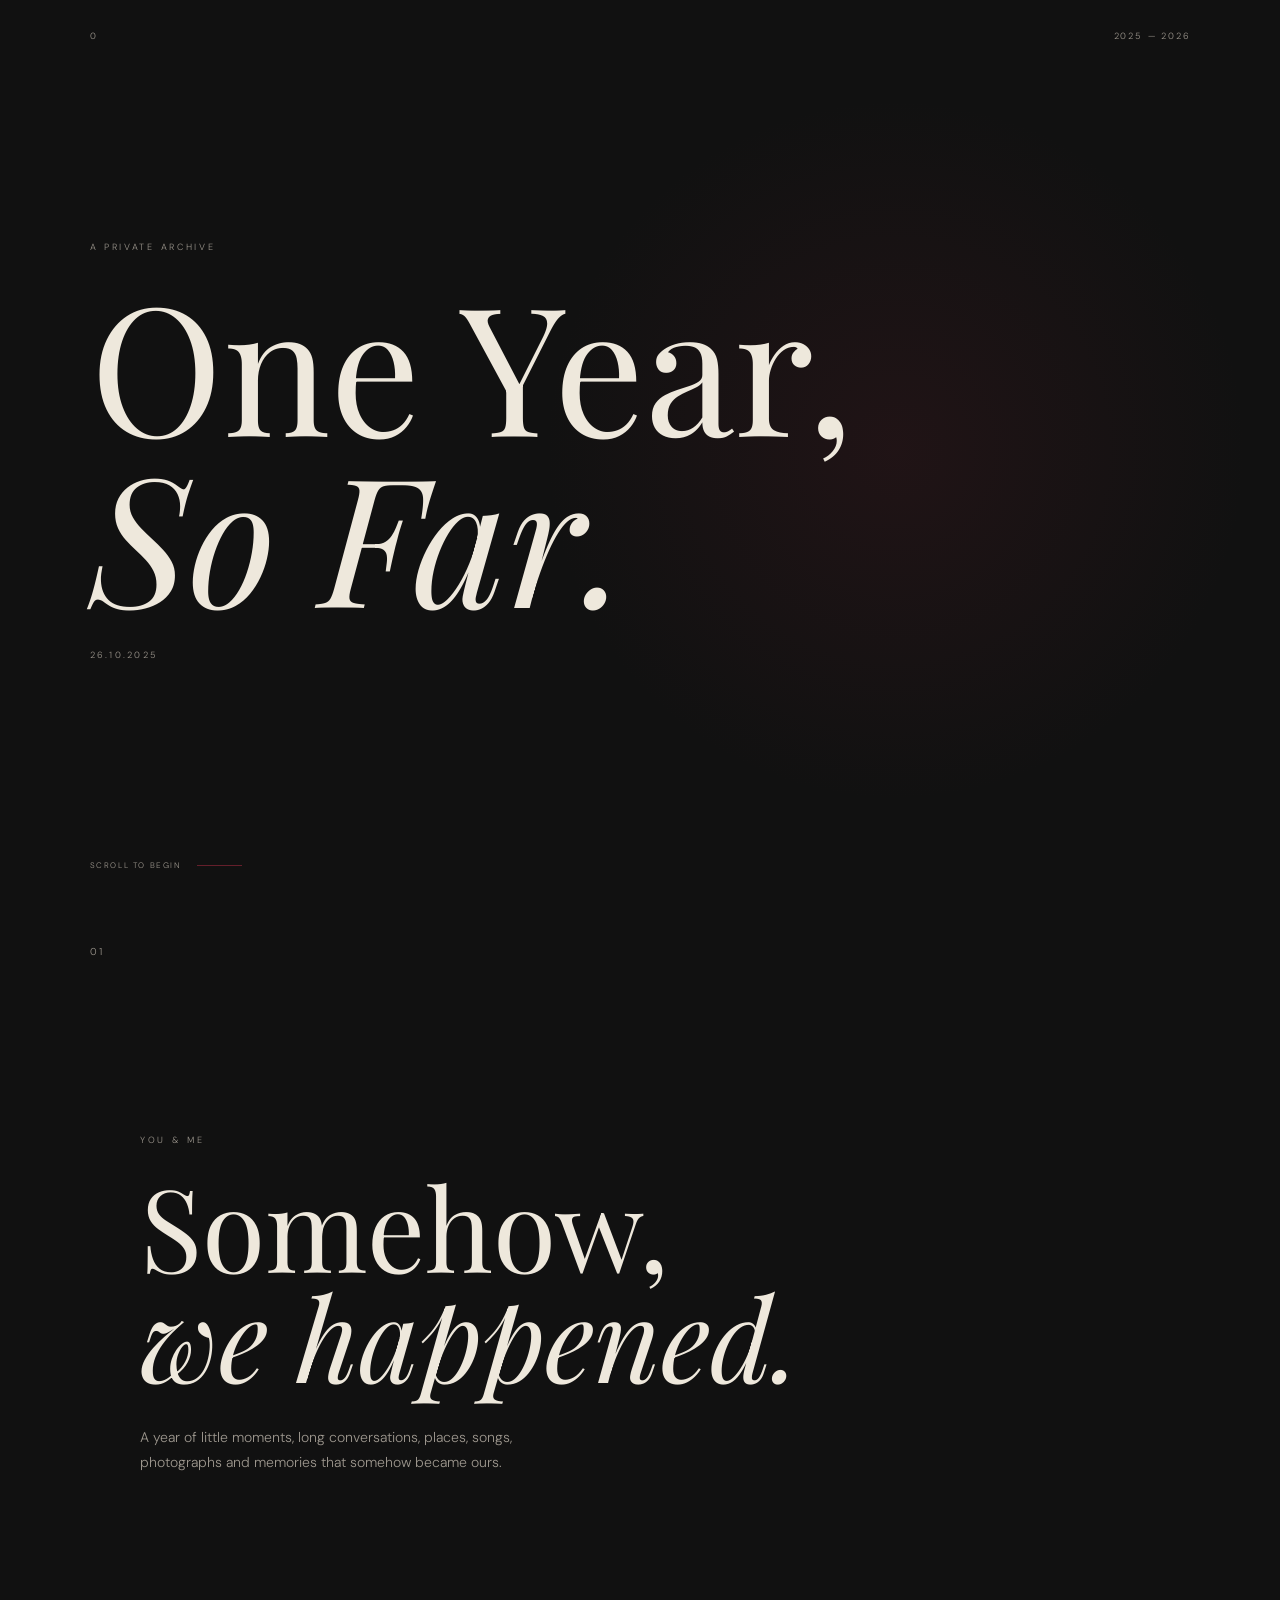
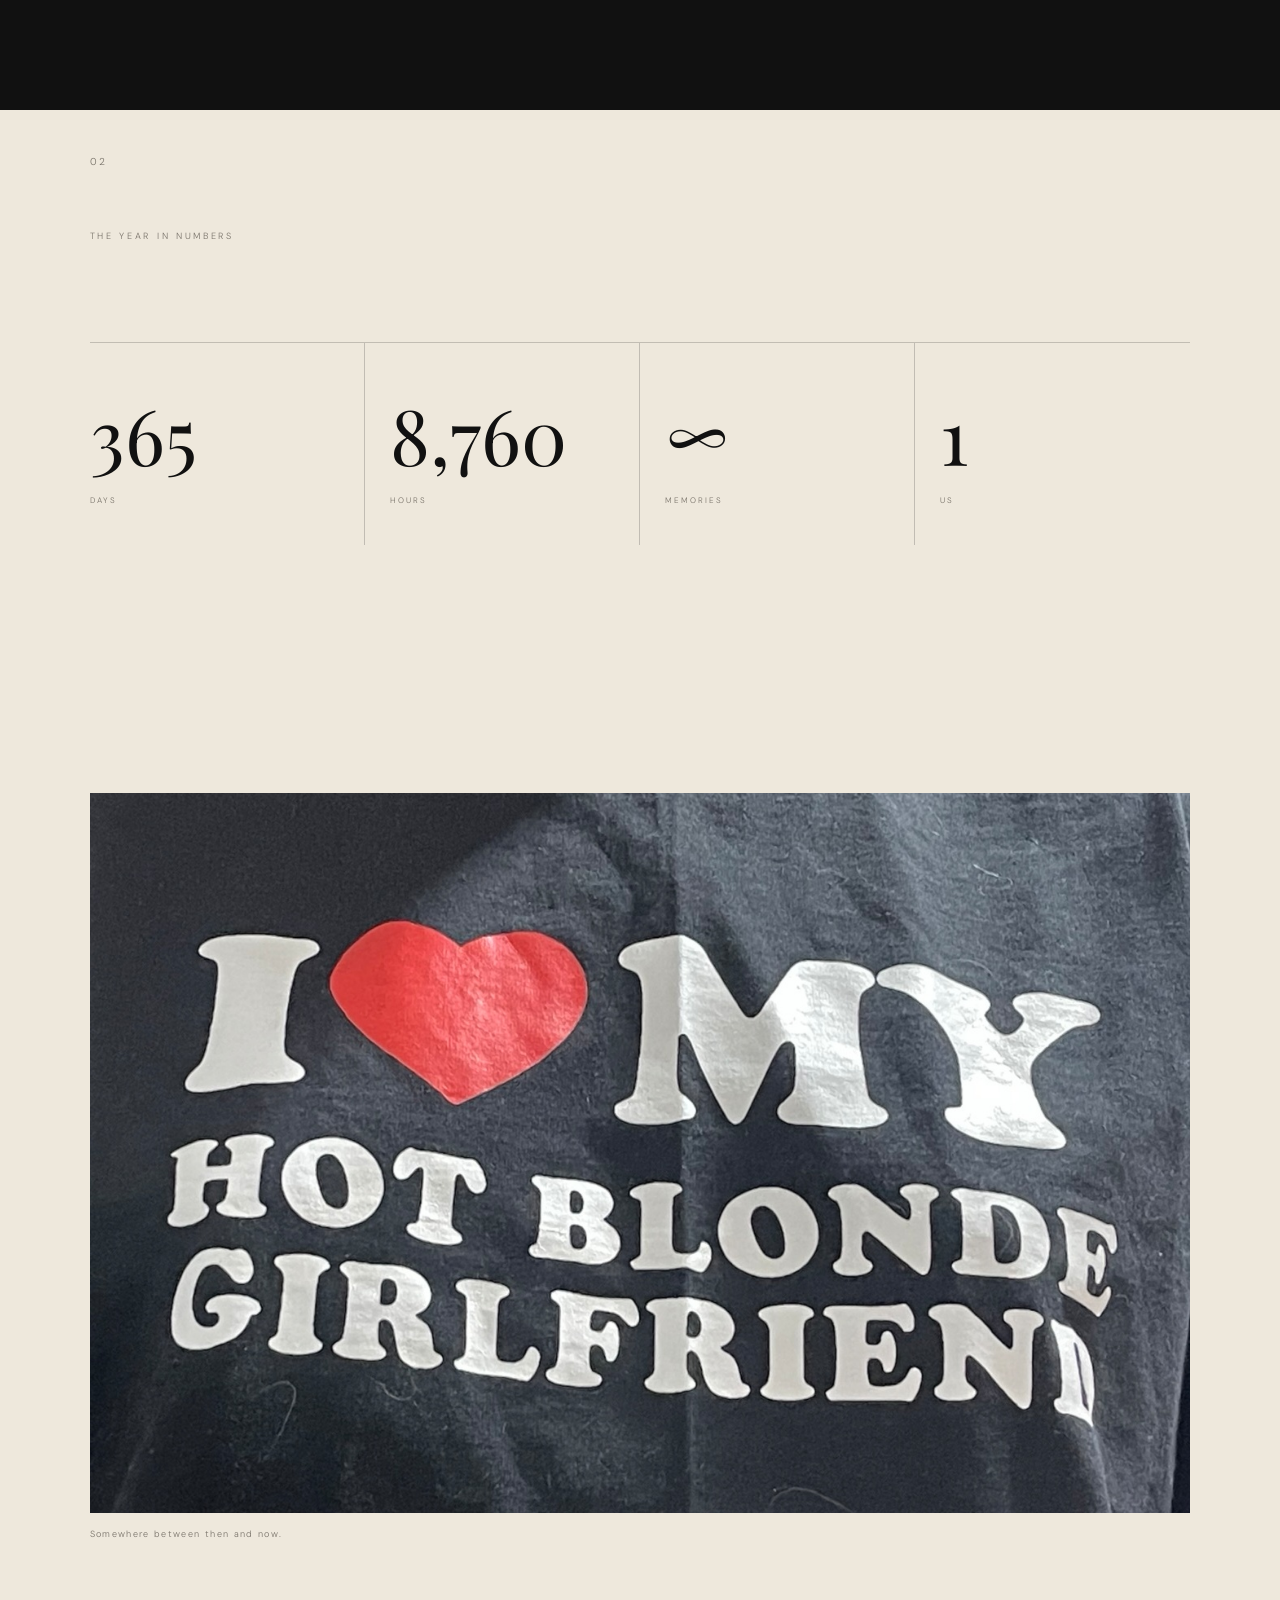
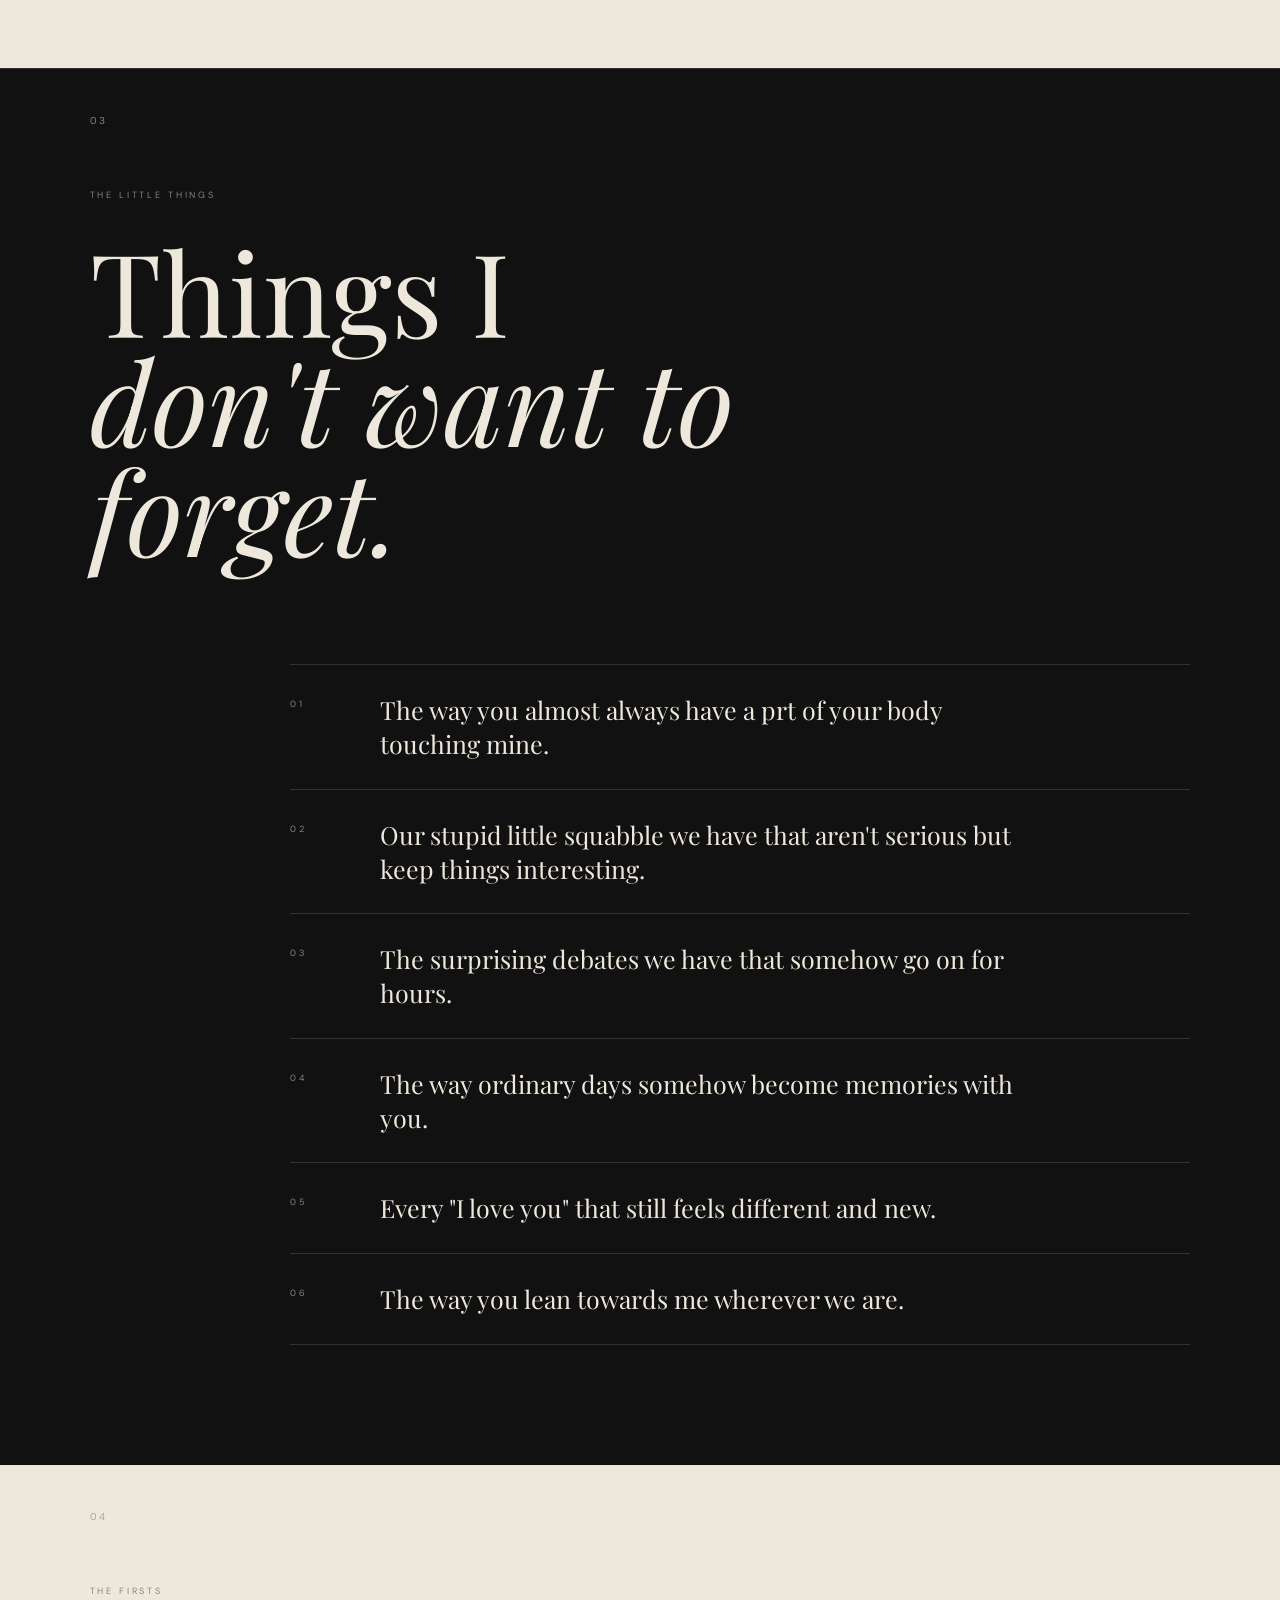
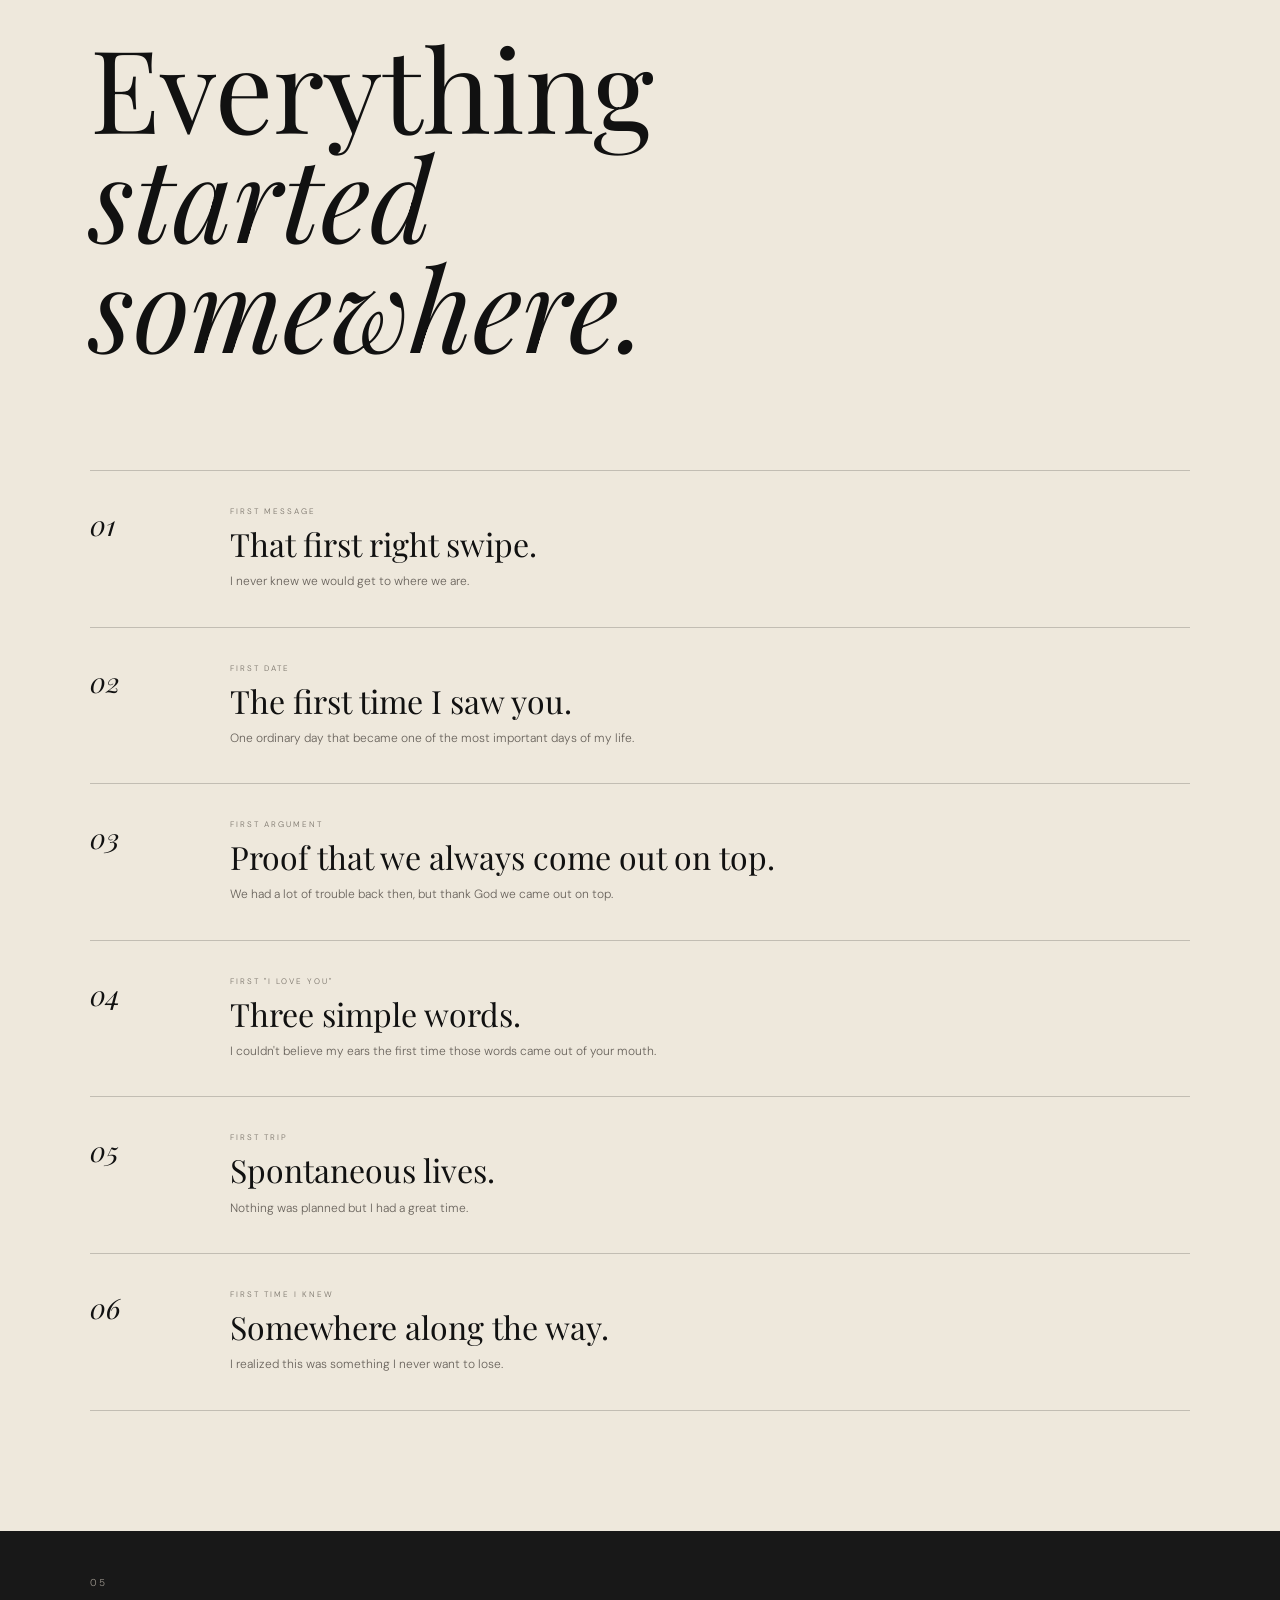
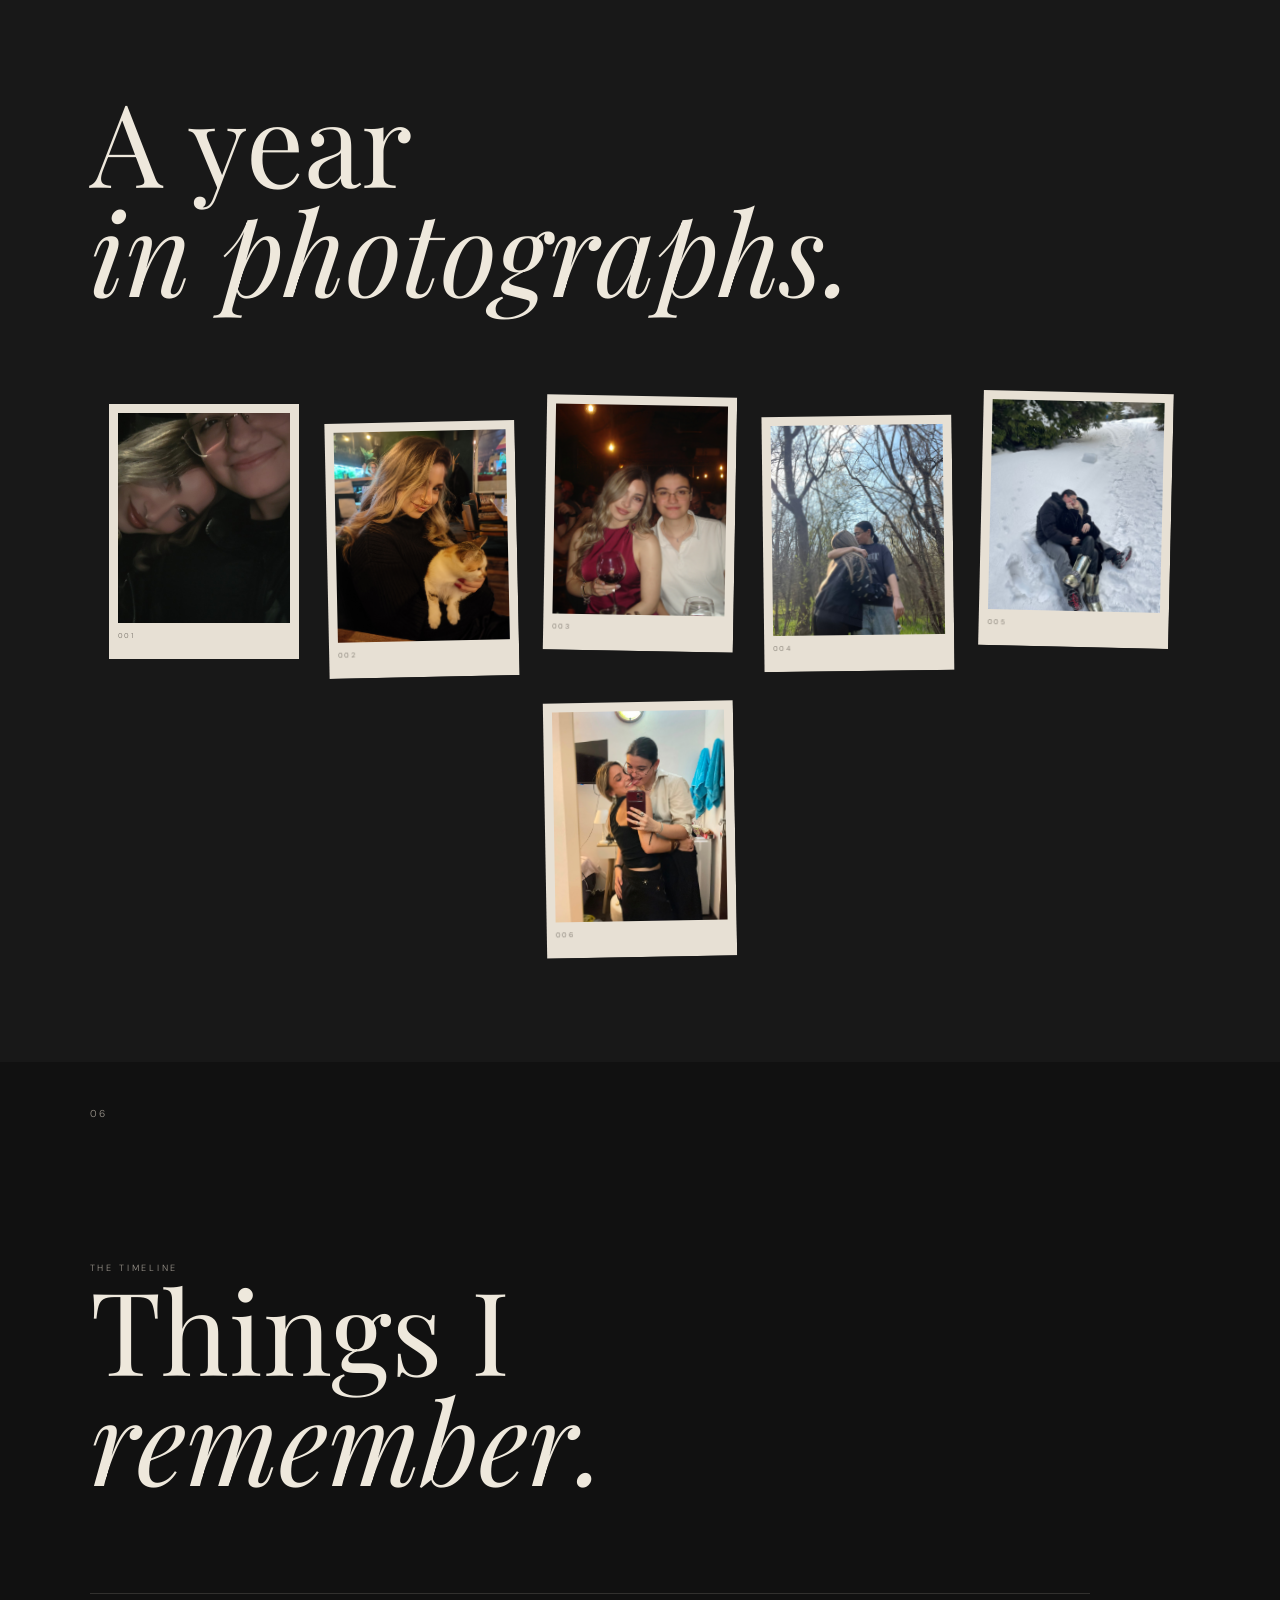
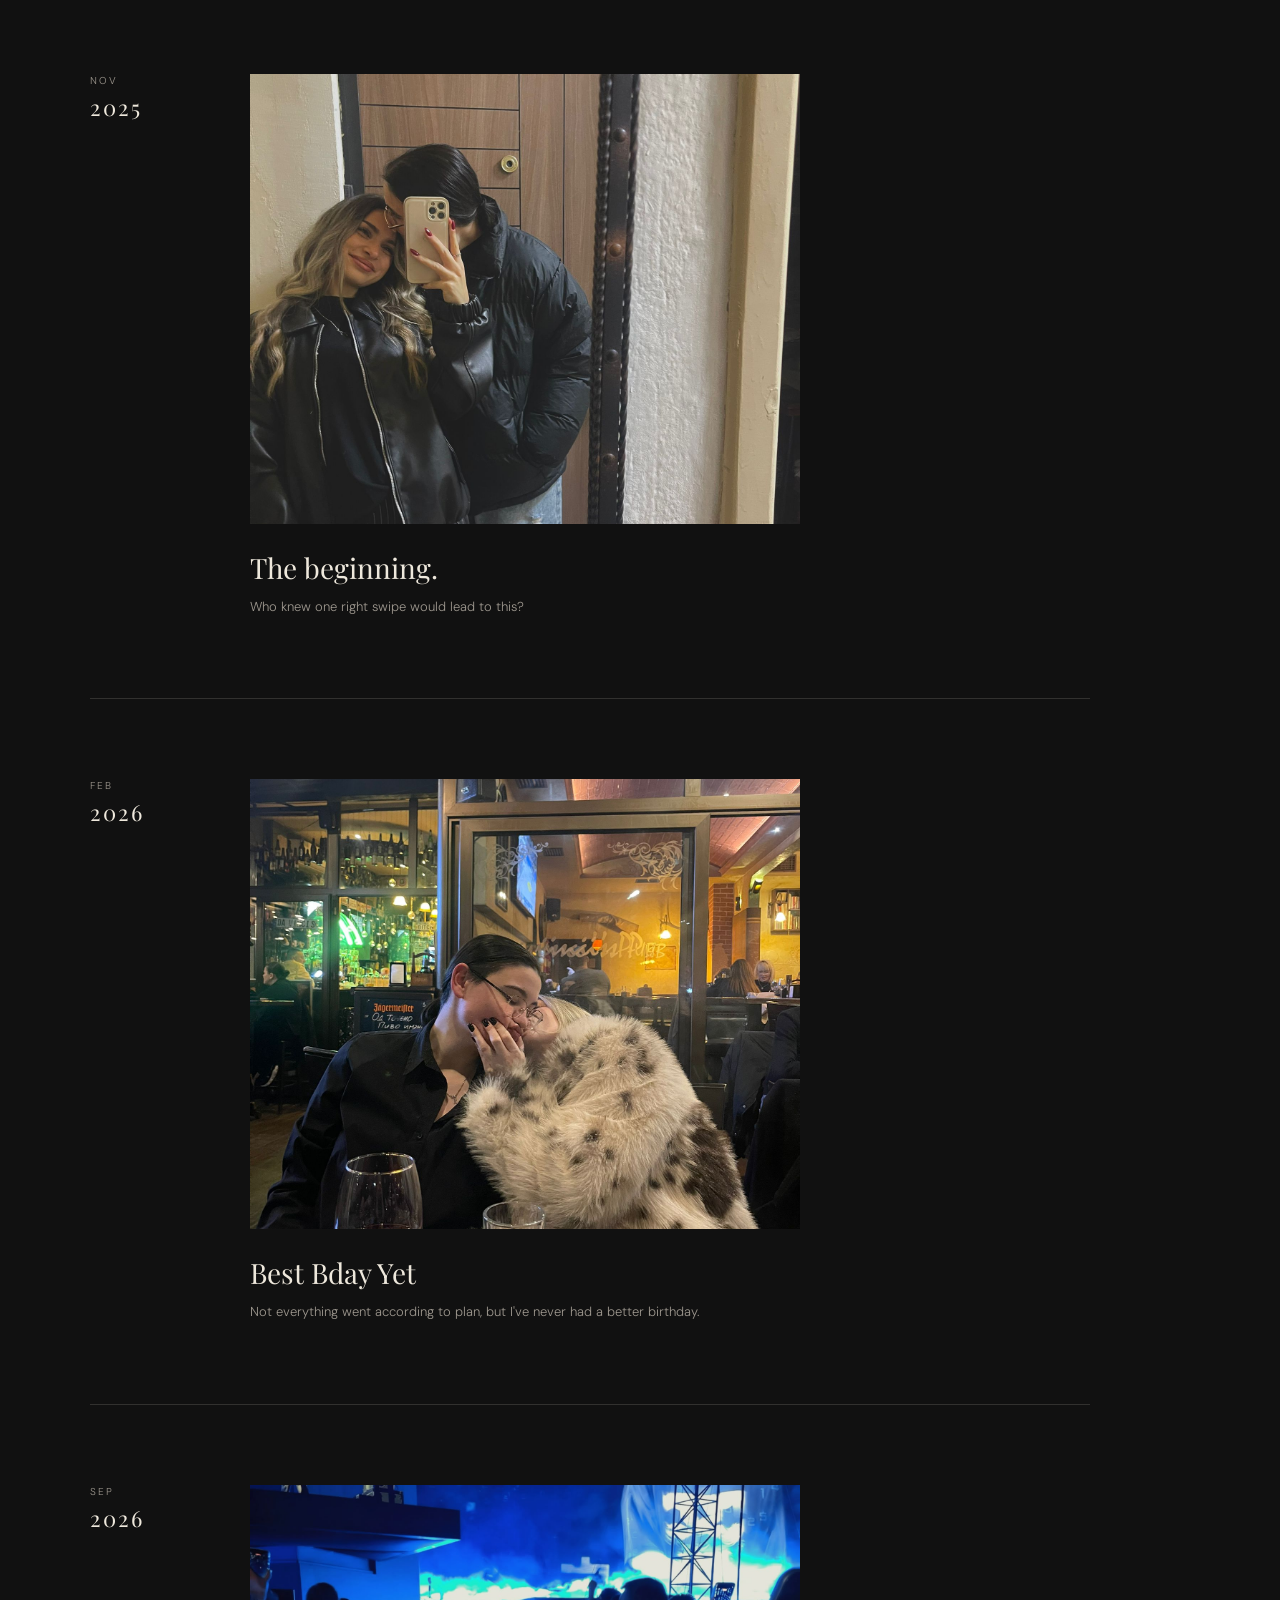
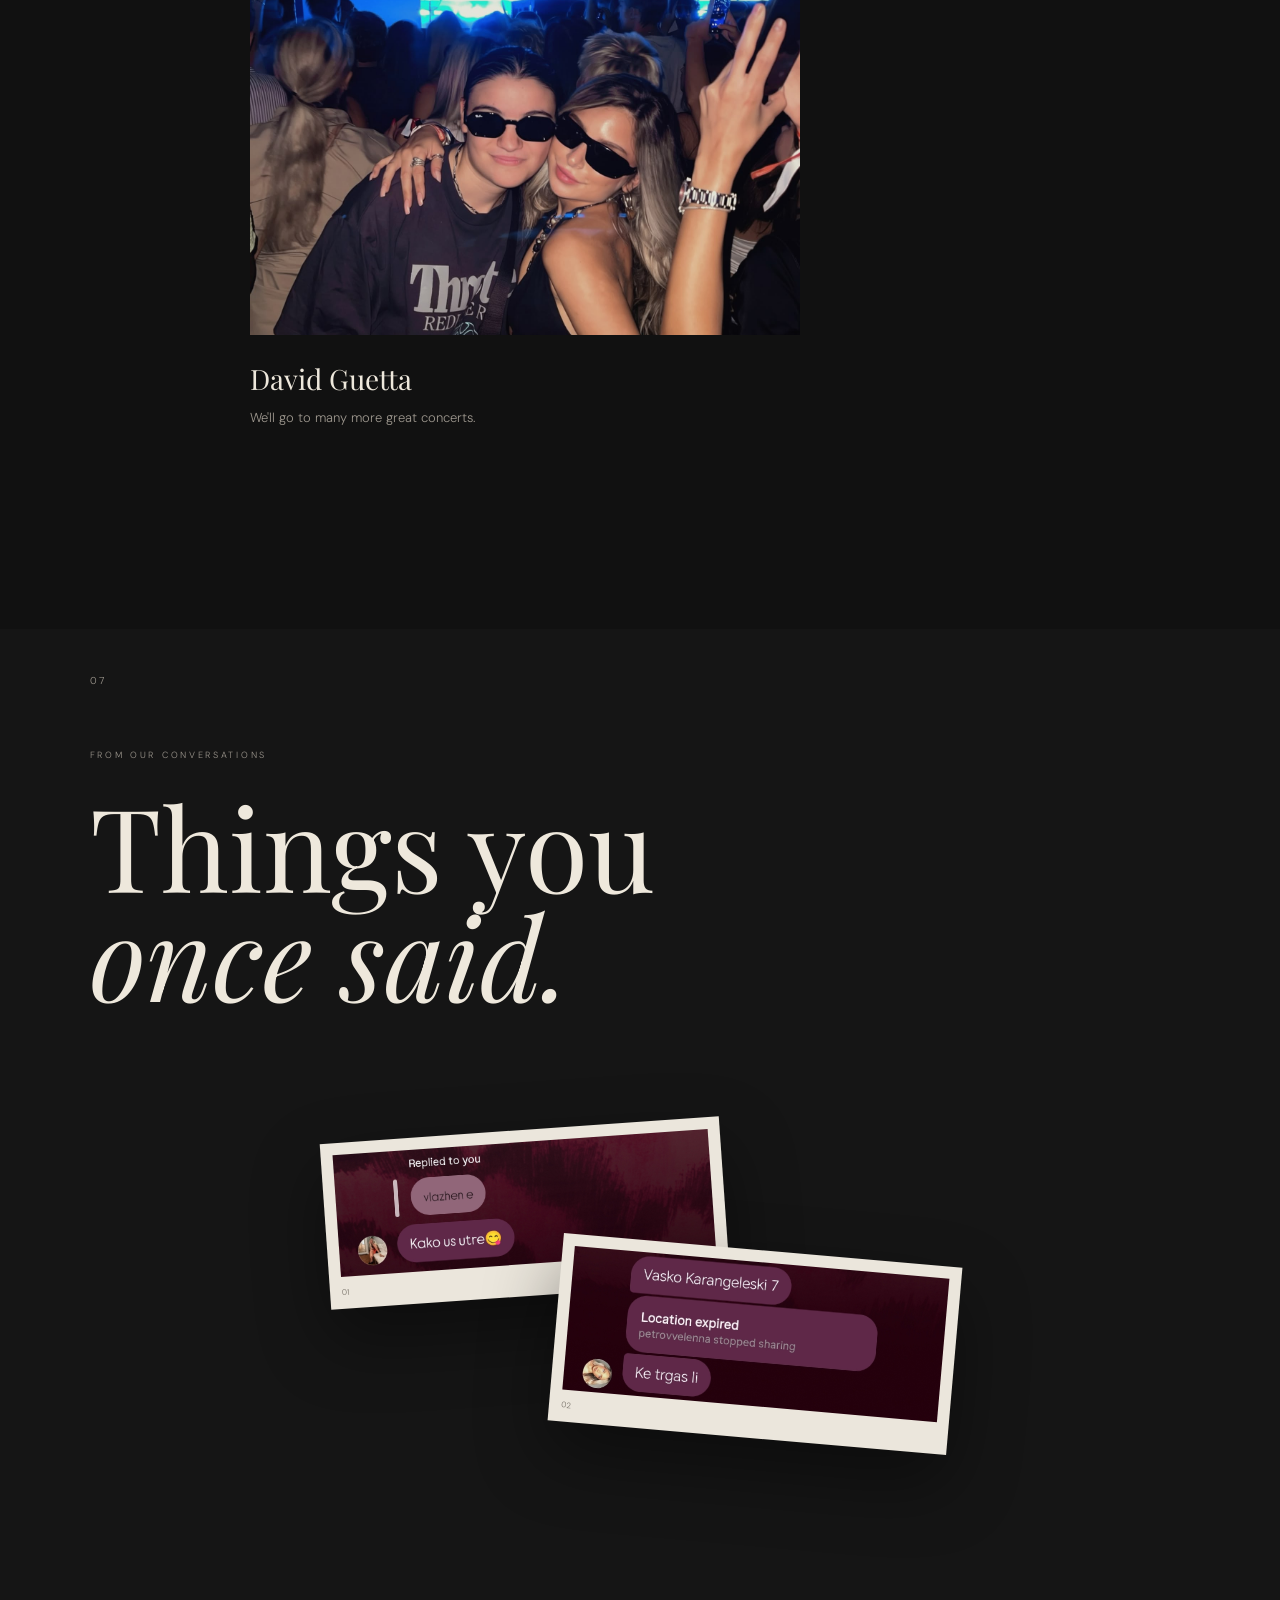
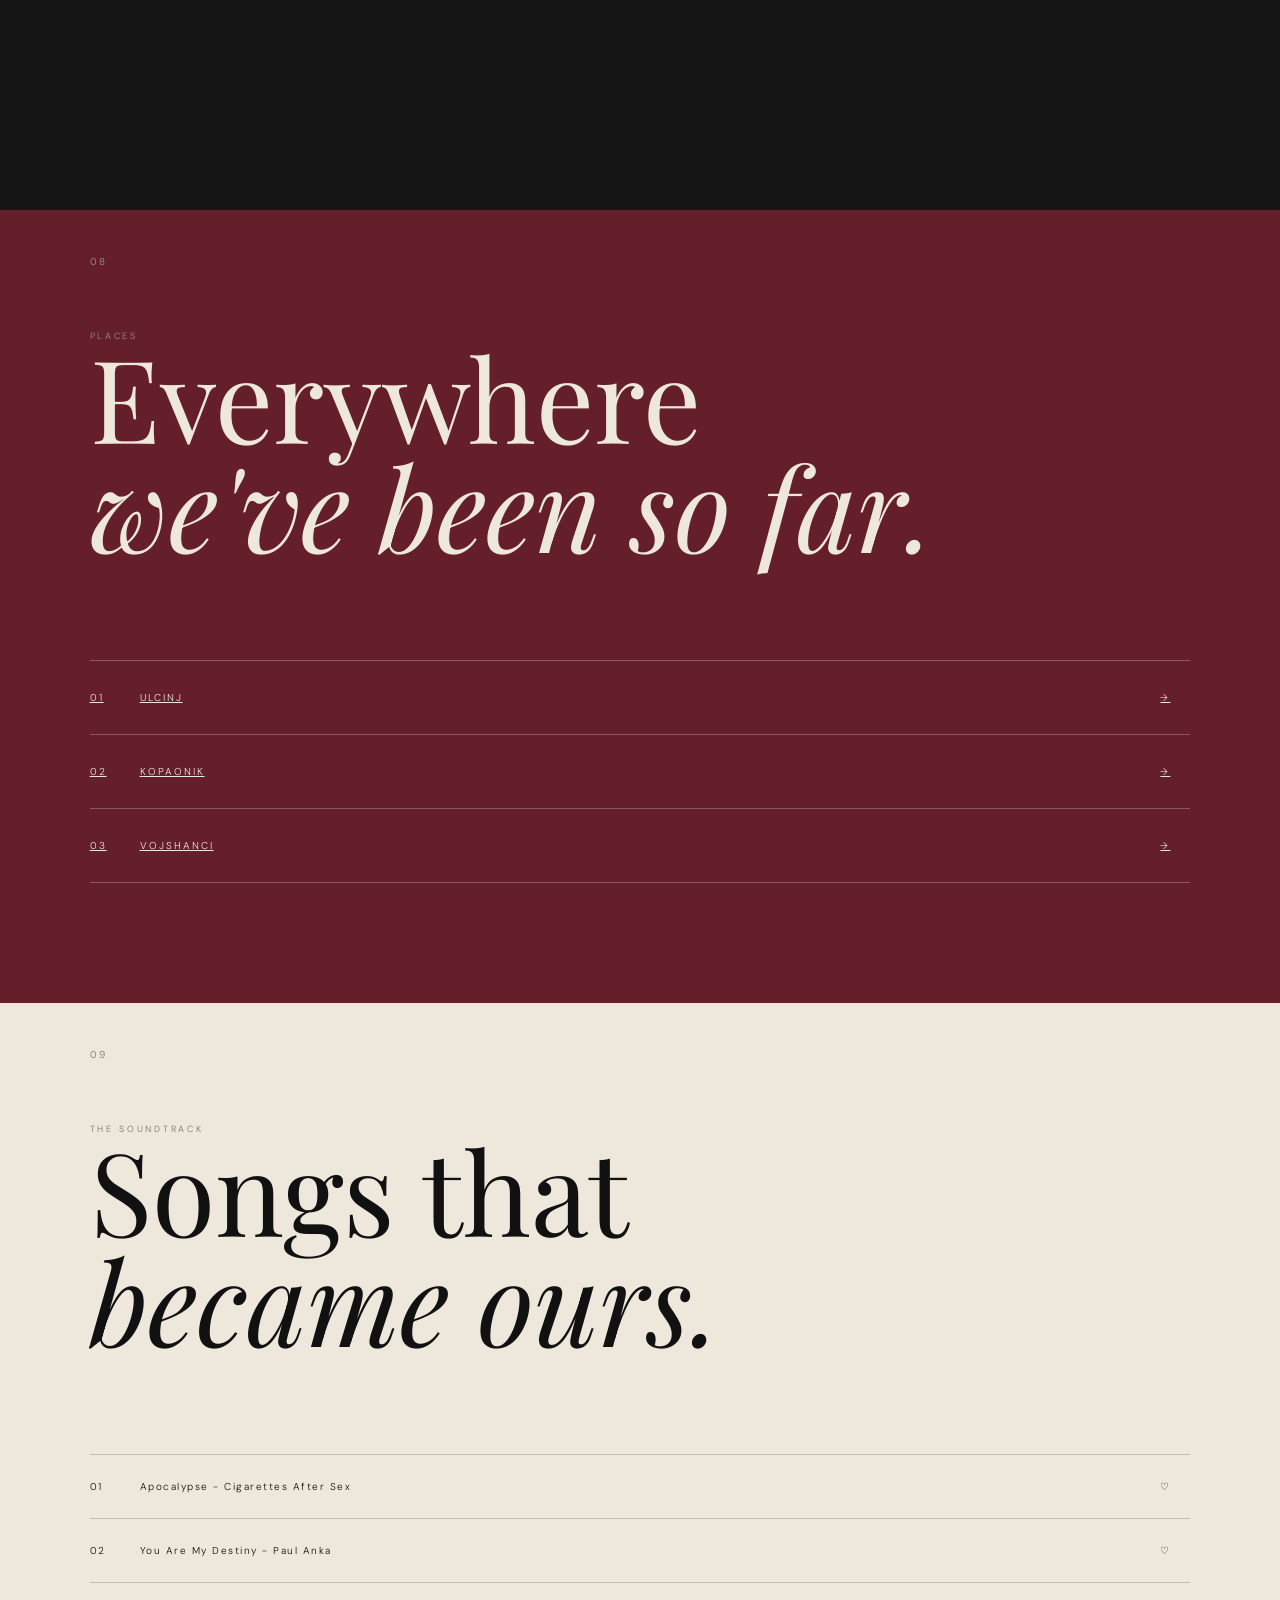
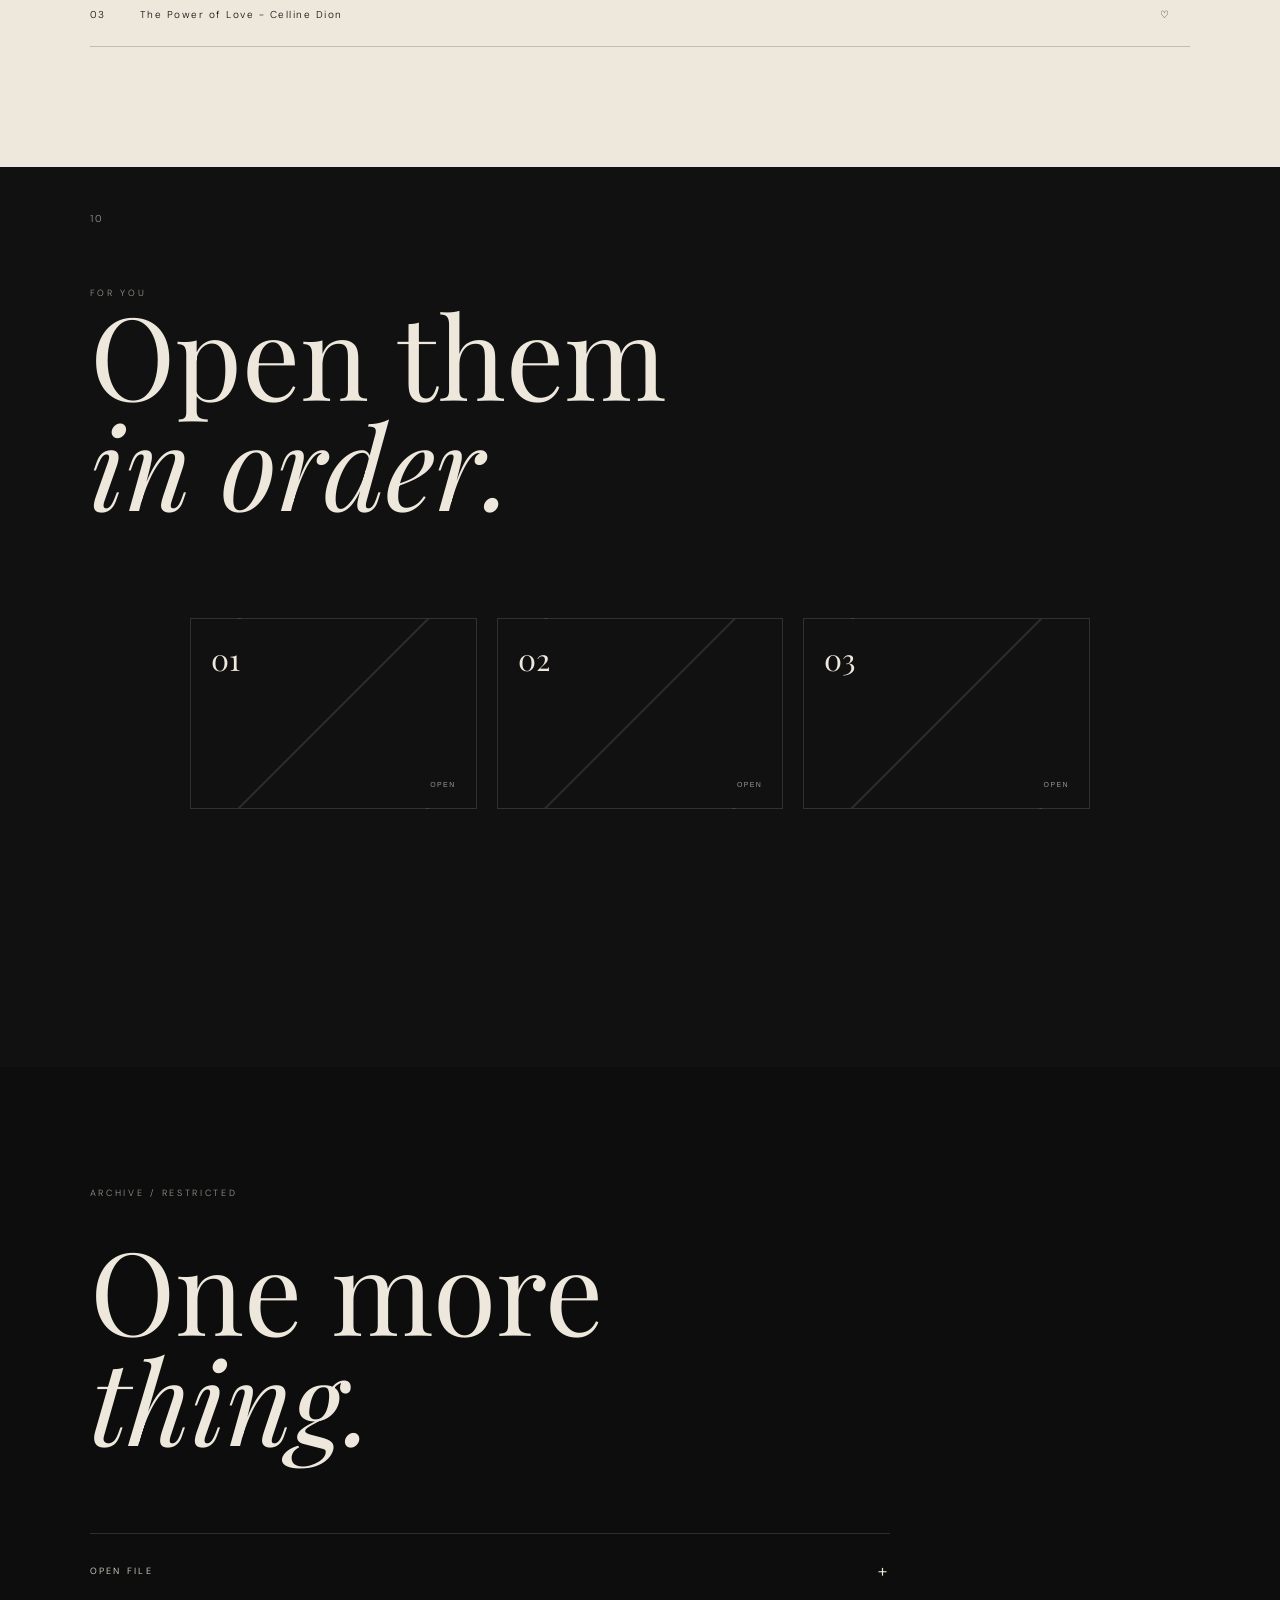
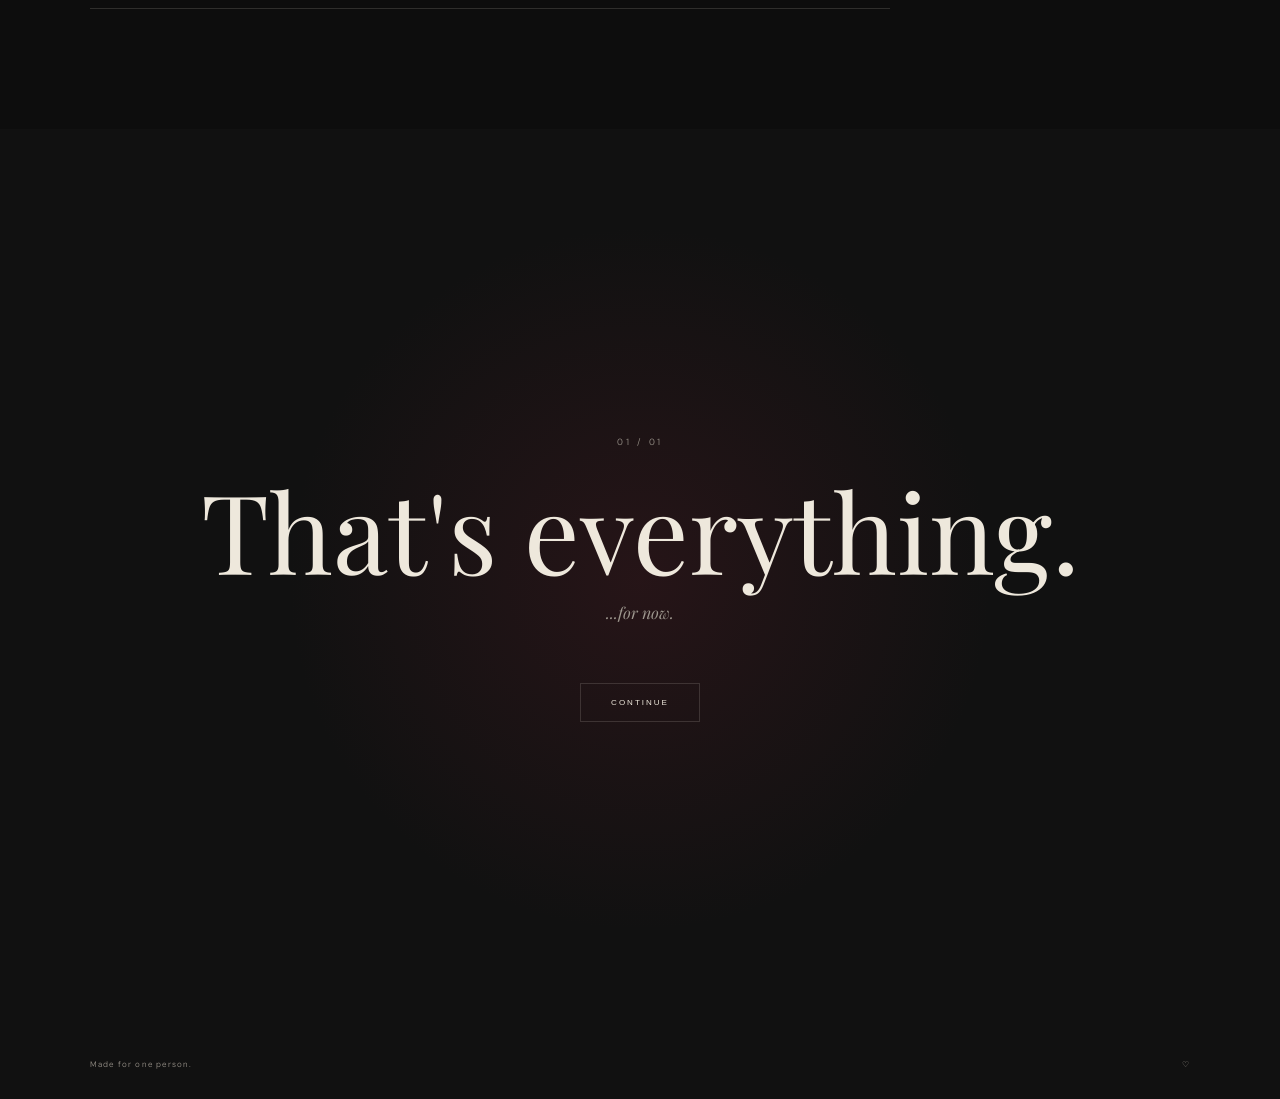
<file: index.html>
<!DOCTYPE html>
<html lang="en">
<head>
    <meta charset="UTF-8">
    <meta name="viewport" content="width=device-width, initial-scale=1.0">

    <title>One Year, So Far.</title>

    <link rel="preconnect" href="https://fonts.googleapis.com">
    <link rel="preconnect" href="https://fonts.gstatic.com" crossorigin>

    <link href="https://fonts.googleapis.com/css2?family=DM+Sans:wght@300;400;500&family=Playfair+Display:ital,wght@0,400;0,500;1,400&display=swap" rel="stylesheet">

    <link rel="stylesheet" href="style.css">
</head>

<body>

    <!-- INTRO -->
    <header class="hero">

        <div class="hero-top">
            <span>0</span>
            <span>2025 — 2026</span>
        </div>

        <div class="hero-content">
            <p class="eyebrow">A PRIVATE ARCHIVE</p>

            <h1>
                One Year,<br>
                <em>So Far.</em>
            </h1>

            <p class="hero-date">26.10.2025</p>
        </div>

        <div class="scroll-indicator">
            <span>SCROLL TO BEGIN</span>
            <div></div>
        </div>

    </header>


    <!-- INTRODUCTION -->
    <section class="intro section">

        <div class="section-number">01</div>

        <div class="intro-text">
            <p class="eyebrow">YOU & ME</p>

            <h2>
                Somehow,<br>
                <em>we happened.</em>
            </h2>

            <p class="body-text">
                A year of little moments, long conversations,
                places, songs, photographs and memories that
                somehow became ours.
            </p>
        </div>

    </section>


    <!-- NUMBERS -->
    <section class="numbers section">

        <div class="section-number">02</div>

        <p class="eyebrow">THE YEAR IN NUMBERS</p>

        <div class="number-grid">

            <div class="number-item">
                <strong>365</strong>
                <span>DAYS</span>
            </div>

            <div class="number-item">
                <strong>8,760</strong>
                <span>HOURS</span>
            </div>

            <div class="number-item">
                <strong>∞</strong>
                <span>MEMORIES</span>
            </div>

            <div class="number-item">
                <strong>1</strong>
                <span>US</span>
            </div>

        </div>

    </section>


    <!-- FEATURE PHOTO -->
    <section class="feature-photo">

        <div class="image-wrapper">
            <img src="image15.jpg" alt="Us">
        </div>

        <p class="image-caption">
            Somewhere between then and now.
        </p>

    </section>

        <!-- LITTLE THINGS -->
    <section class="little-things section">
        <div class="section-number">03</div>

        <p class="eyebrow">THE LITTLE THINGS</p>

        <h2>
            Things I<br>
            <em>don't want to forget.</em>
        </h2>

        <div class="little-things-list">

            <div class="little-thing">
                <span>01</span>
                <p>The way you almost always have a prt of your body touching mine.</p>
            </div>

            <div class="little-thing">
                <span>02</span>
                <p>Our stupid little squabble we have that aren't serious but keep things interesting.</p>
            </div>

            <div class="little-thing">
                <span>03</span>
                <p>The surprising debates we have that somehow go on for hours.</p>
            </div>

            <div class="little-thing">
                <span>04</span>
                <p>The way ordinary days somehow become memories with you.</p>
            </div>

            <div class="little-thing">
                <span>05</span>
                <p>Every "I love you" that still feels different and new.</p>
            </div>

            <div class="little-thing">
                <span>06</span>
                <p>The way you lean towards me wherever we are.</p>
            </div>

        </div>

    </section>


    <!-- FIRSTS -->
    <section class="firsts section">
        <div class="section-number">04</div>

        <div class="firsts-heading">

            <p class="eyebrow">THE FIRSTS</p>

            <h2>
                Everything<br>
                <em>started somewhere.</em>
            </h2>

        </div>

        <div class="firsts-list">

            <div class="first-item">
                <div class="first-number">01</div>

                <div class="first-content">
                    <span>FIRST MESSAGE</span>
                    <strong>That first right swipe.</strong>
                    <p>I never knew we would get to where we are.</p>
                </div>
            </div>


            <div class="first-item">
                <div class="first-number">02</div>

                <div class="first-content">
                    <span>FIRST DATE</span>
                    <strong>The first time I saw you.</strong>
                    <p>One ordinary day that became one of the most important days of my life.</p>
                </div>
            </div>


            <div class="first-item">
                <div class="first-number">03</div>

                <div class="first-content">
                    <span>FIRST ARGUMENT</span>
                    <strong>Proof that we always come out on top.</strong>
                    <p>We had a lot of trouble back then, but thank God we came out on top.</p>
                </div>
            </div>


            <div class="first-item">
                <div class="first-number">04</div>

                <div class="first-content">
                    <span>FIRST "I LOVE YOU"</span>
                    <strong>Three simple words.</strong>
                    <p>I couldn't believe my ears the first time those words came out of your mouth.</p>
                </div>
            </div>


            <div class="first-item">
                <div class="first-number">05</div>

                <div class="first-content">
                    <span>FIRST TRIP</span>
                    <strong>Spontaneous lives.</strong>
                    <p>Nothing was planned but I had a great time.</p>
                </div>
            </div>


            <div class="first-item">
                <div class="first-number">06</div>

                <div class="first-content">
                    <span>FIRST TIME I KNEW</span>
                    <strong>Somewhere along the way.</strong>
                    <p>I realized this was something I never want to lose.</p>
                </div>
            </div>

        </div>

    </section>


<!-- PHOTO ARCHIVE -->
<section class="photo-archive section">
    <div class="section-number">05</div>

    <h2>
        A year<br>
        <em>in photographs.</em>
    </h2>

    <div class="photo-cards">

        <div class="photo-card">
            <div class="photo-card-inner">

                <div class="photo-card-front">
                    <img src="image14.jpg" alt="Us">
                    <span>001</span>
                </div>

                <div class="photo-card-back">
                    <span>001</span>
                    <strong>The beginning.</strong>
                    <p>The first time you physically entered my world.</p>
                </div>

            </div>
        </div>


        <div class="photo-card">
            <div class="photo-card-inner">

                <div class="photo-card-front">
                    <img src="image16.jpg" alt="Us">
                    <span>002</span>
                </div>

                <div class="photo-card-back">
                    <span>002</span>
                    <strong>Somewhere between.</strong>
                    <p>Another ordinary moment that became ours.</p>
                </div>

            </div>
        </div>


        <div class="photo-card">
            <div class="photo-card-inner">

                <div class="photo-card-front">
                    <img src="image12.jpg" alt="Us">
                    <span>003</span>
                </div>

                <div class="photo-card-back">
                    <span>003</span>
                    <strong>You & Everyone Important.</strong>
                    <p>I don't remember everything. I remember how good I felt.</p>
                </div>

            </div>
        </div>


        <div class="photo-card">
            <div class="photo-card-inner">

                <div class="photo-card-front">
                    <img src="image17.jpg" alt="Us">
                    <span>004</span>
                </div>

                <div class="photo-card-back">
                    <span>004 / 2026</span>
                    <strong>Us, again.</strong>
                    <p>Another photo for a collection that keeps getting bigger.</p>
                </div>

            </div>
        </div>


        <div class="photo-card">
            <div class="photo-card-inner">

                <div class="photo-card-front">
                    <img src="image10.jpg" alt="Us">
                    <span>005</span>
                </div>

                <div class="photo-card-back">
                    <span>005 / KOPAONIK</span>
                    <strong>A place we went.</strong>
                    <p>The location didn't matter as much as who I was there with.</p>
                </div>

            </div>
        </div>


        <div class="photo-card">
            <div class="photo-card-inner">

                <div class="photo-card-front">
                    <img src="image18.jpg" alt="Us">
                    <span>006</span>
                </div>

                <div class="photo-card-back">
                    <span>006 / 2026</span>
                    <strong>Still us.</strong>
                    <p>And somehow, there are still so many more photos to take.</p>
                </div>

            </div>
        </div>

    </div>

</section>


    <!-- TIMELINE -->
    <section class="timeline section">

        <div class="section-number">06</div>

        <div class="section-heading">
            <p class="eyebrow">THE TIMELINE</p>

            <h2>
                Things I<br>
                <em>remember.</em>
            </h2>
        </div>


        <div class="timeline-list">

            <article class="timeline-item">

                <div class="timeline-date">
                    <span>NOV</span>
                    <strong>2025</strong>
                </div>

                <div class="timeline-content">

                    <div class="timeline-image">
                        <img src="image2.jpg" alt="">
                    </div>

                    <p class="timeline-title">
                        The beginning.
                    </p>

                    <p class="timeline-description">
                        Who knew one right swipe would lead to this?
                    </p>

                </div>

            </article>


            <article class="timeline-item">

                <div class="timeline-date">
                    <span>FEB</span>
                    <strong>2026</strong>
                </div>

                <div class="timeline-content">

                    <div class="timeline-image">
                        <img src="image3.jpg" alt="">
                    </div>

                    <p class="timeline-title">
                        Best Bday Yet
                    </p>

                    <p class="timeline-description">
                        Not everything went according to plan, but I've never had a better birthday.
                    </p>

                </div>

            </article>


            <article class="timeline-item">

                <div class="timeline-date">
                    <span>SEP</span>
                    <strong>2026</strong>
                </div>

                <div class="timeline-content">

                    <div class="timeline-image">
                        <img src="image4.jpg" alt="">
                    </div>

                    <p class="timeline-title">
                        David Guetta
                    </p>

                    <p class="timeline-description">
                        We'll go to many more great concerts.
                    </p>

                </div>

            </article>

        </div>

    </section>


    <!-- MESSAGES -->
    <section class="messages section">

        <div class="section-number">07</div>

        <p class="eyebrow">FROM OUR CONVERSATIONS</p>

        <h2>
            Things you<br>
            <em>once said.</em>
        </h2>

        <div class="message-stack">

            <div class="message-card message-one">
                <img src="image5.jpg" alt="Message">
                <span>01</span>
            </div>

            <div class="message-card message-two">
                <img src="image6.jpg" alt="Message">
                <span>02</span>
            </div>

        </div>

    </section>


    <!-- PLACES -->
    <section class="places section">

        <div class="section-number">08</div>

        <p class="eyebrow">PLACES</p>

        <h2>
            Everywhere<br>
            <em>we've been so far.</em>
        </h2>

        <div class="place-list">

            <a href="ulcinj.html" class="place">
                <span>01</span>
                <span>ULCINJ</span>
                <span>→</span>
            </a>
<a href="kopaonik.html" 
class="place">
                <span>02</span>
                <span>KOPAONIK</span>
                <span>→</span>
</a>
<a href="vojshanci.html" 
class="place">
                <span>03</span>
                <span>VOJSHANCI</span>
                <span>→</span>
                </a>
        </div>

    </section>


    <!-- MUSIC -->
    <section class="music section">

        <div class="section-number">09</div>

        <p class="eyebrow">THE SOUNDTRACK</p>

        <h2>
            Songs that<br>
            <em>became ours.</em>
        </h2>

        <div class="song-list">

            <div class="song">
                <span>01</span>
                <span>Apocalypse - Cigarettes After Sex</span>
                <span>♡</span>
            </div>

            <div class="song">
                <span>02</span>
                <span>You Are My Destiny - Paul Anka</span>
                <span>♡</span>
            </div>

            <div class="song">
                <span>03</span>
                <span>The Power of Love - Celline Dion</span>
                <span>♡</span>
            </div>

        </div>

    </section>


    <!-- ENVELOPES -->
    <section class="letters section">

        <div class="section-number">10</div>

        <p class="eyebrow">FOR YOU</p>

        <h2>
            Open them<br>
            <em>in order.</em>
        </h2>

        <div class="envelope-grid">

<button class="envelope" onclick="window.location.href='envelope1.html'">
    <span>01</span>
    <small>OPEN</small>
</button>

            <button class="envelope" onclick="window.location.href='envelope2.html'">
    <span>02</span>
    <small>OPEN</small>
</button>

            <button class="envelope" onclick="window.location.href='envelope3.html'">
                <span>03</span>
                <small>OPEN</small>
            </button>

        </div>

    </section>

        <!-- CLASSIFIED -->
    <section class="classified section">

        <p class="eyebrow">ARCHIVE / RESTRICTED</p>

        <h2>
            One more<br>
            <em>thing.</em>
        </h2>

        <details class="classified-file">

            <summary>
                <span>OPEN FILE</span>
                <span>+</span>
            </summary>

            <div class="classified-content">

                <span class="classified-label">
                    FILE 26 / 10 / 25
                </span>

                <p>
                    If you found this, you made it to the end.
                </p>

                <p>
                    Which means there's probably one more thing
                    I want you to know.
                </p>

                <p class="classified-final">
                    I would choose you again.
                </p>

            </div>

        </details>

    </section>


    <!-- FINAL -->
    <section class="final section">

        <p class="eyebrow">01 / 01</p>

        <h2>
            That's everything.
        </h2>

        <p class="final-small">
            ...for now.
        </p>

        <button class="continue-button">
            CONTINUE
        </button>

    </section>


    <!-- FOOTER -->
    <footer>

        <p>
            Made for one person.
        </p>

        <span>♡</span>

    </footer>

</body>
</html>
</file>
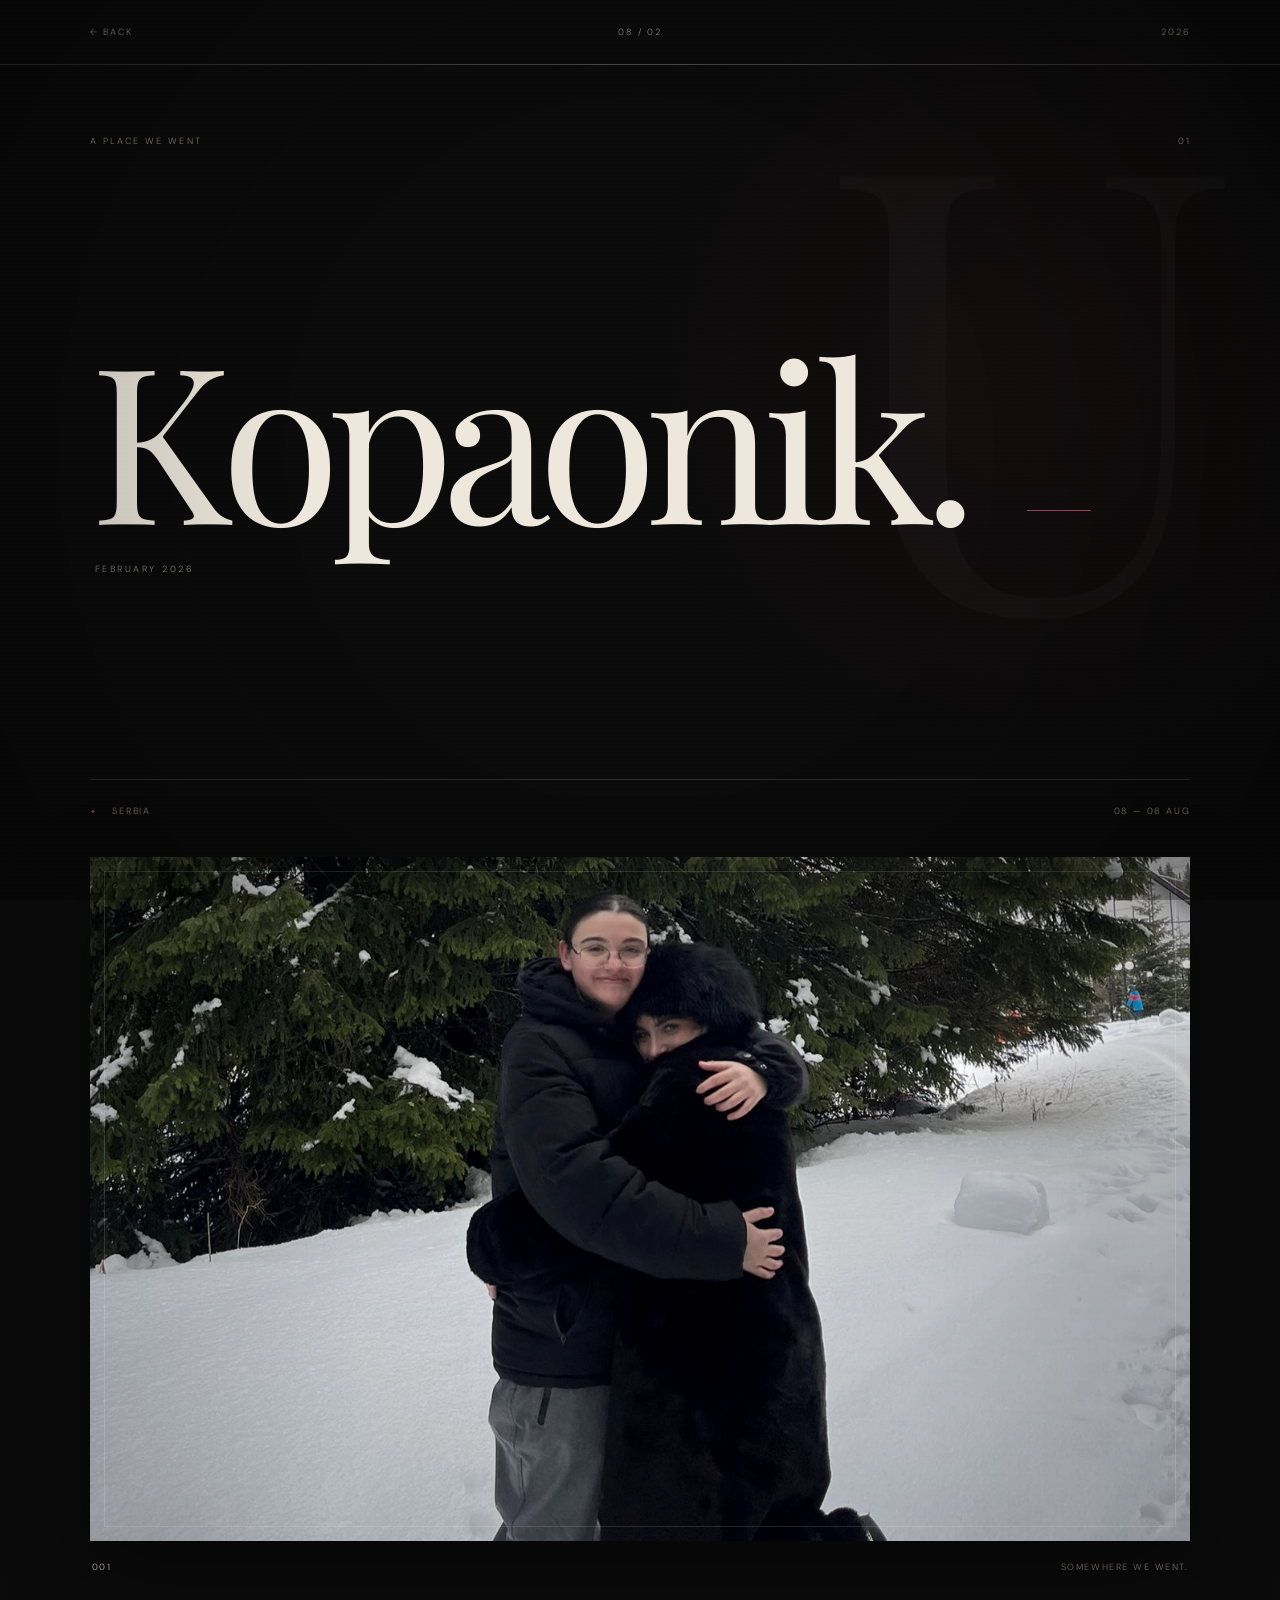
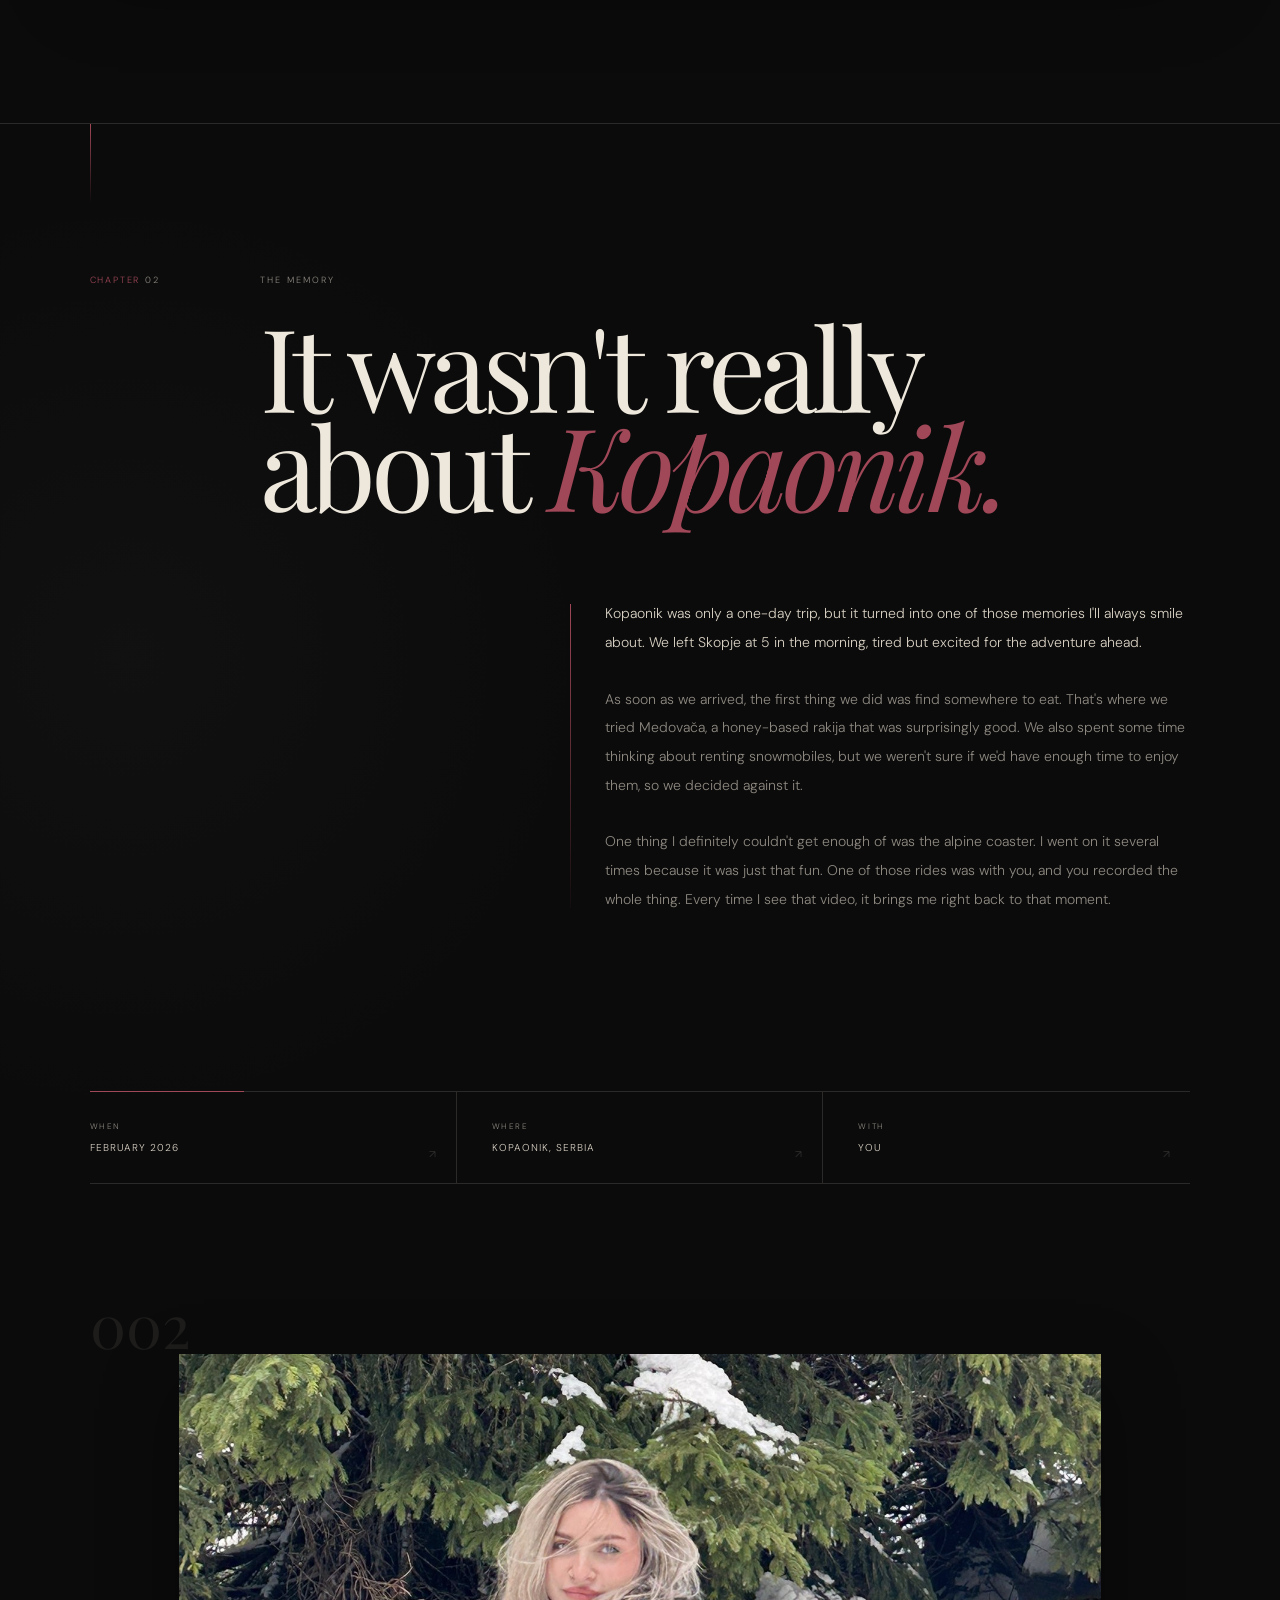
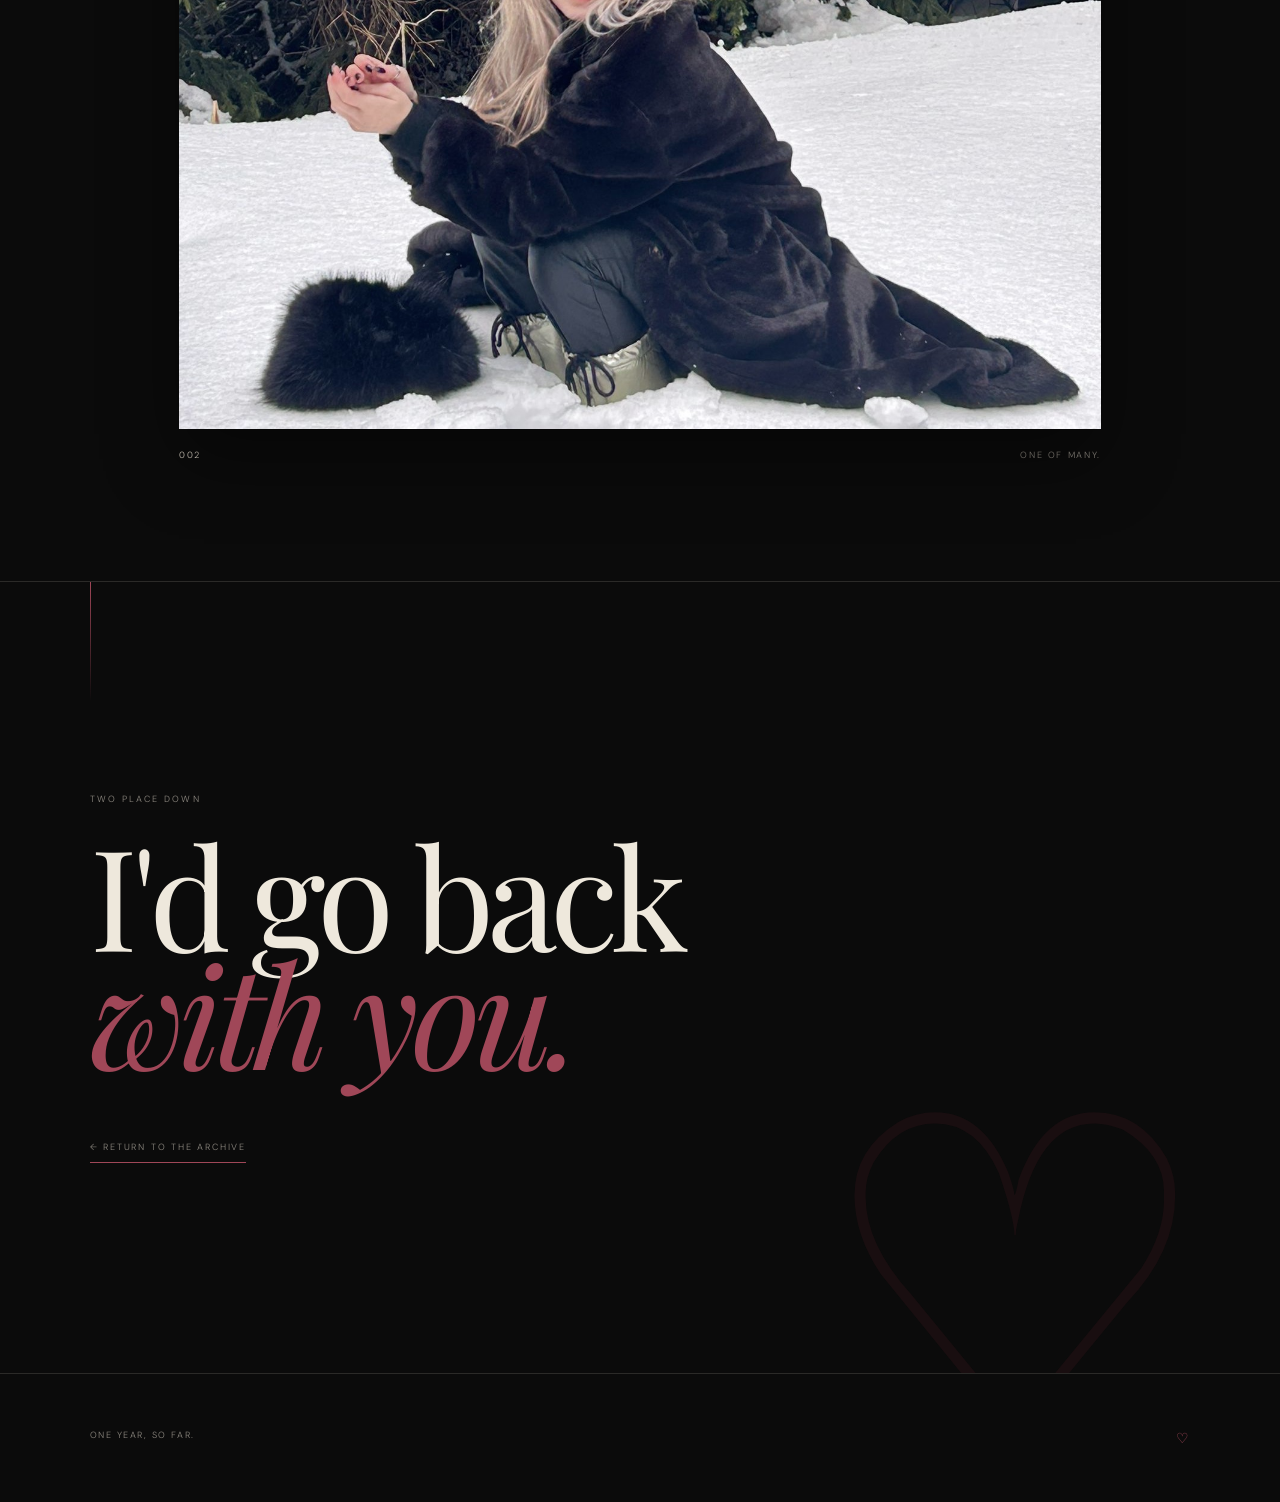
<file: kopaonik.html>
<!DOCTYPE html>
<html lang="en">
<head>
    <meta charset="UTF-8">
    <meta name="viewport" content="width=device-width, initial-scale=1.0">

    <title>Kopaonik — One Year, So Far.</title>

    <link rel="preconnect" href="https://fonts.googleapis.com">
    <link rel="preconnect" href="https://fonts.gstatic.com" crossorigin>

    <link href="https://fonts.googleapis.com/css2?family=DM+Sans:wght@300;400;500&family=Playfair+Display:ital,wght@0,400;0,500;1,400&display=swap" rel="stylesheet">

    <link rel="stylesheet" href="ulcinj.css">
</head>

<body>

    <!-- HEADER -->
    <header class="ulcinj-header">

        <a href="index.html" class="back-link">
            ← BACK
        </a>

        <span>
            08 / 02
        </span>

        <span>
            2026
        </span>

    </header>


    <!-- HERO -->
    <main>

        <section class="ulcinj-hero">

            <div class="ulcinj-hero-top">
                <p class="eyebrow">
                    A PLACE WE WENT
                </p>

                <span>
                    01
                </span>
            </div>

            <div class="ulcinj-hero-title">

                <h1>
                    Kopaonik.
                </h1>

                <p>
                    FEBRUARY 2026
                </p>

            </div>

            <div class="ulcinj-hero-bottom">

                <span>
                    SERBIA
                </span>

                <span>
                    08 — 08 AUG
                </span>

            </div>

        </section>


        <!-- MAIN PHOTO -->
        <section class="ulcinj-feature">

            <div class="ulcinj-image">
                <img src="image19.jpg" alt="Ulcinj">
            </div>

            <div class="ulcinj-caption">

                <span>
                    001
                </span>

                <p>
                    Somewhere we went.
                </p>

            </div>

        </section>


        <!-- STORY -->
        <section class="ulcinj-story">

            <div class="story-number">
                02
            </div>

            <div class="story-content">

                <p class="eyebrow">
                    THE MEMORY
                </p>

                <h2>
                    It wasn't really<br>
                    about <em>Kopaonik.</em>
                </h2>

                <div class="story-text">

                    <p>
                        Kopaonik was only a one-day trip, but it turned into one of those memories I'll always smile about. We left Skopje at 5 in the morning, tired but excited for the adventure ahead.
                    </p>

                    <p>
                        As soon as we arrived, the first thing we did was find somewhere to eat. That's where we tried Medovača, a honey-based rakija that was surprisingly good. We also spent some time thinking about renting snowmobiles, but we weren't sure if we'd have enough time to enjoy them, so we decided against it.

                    </p>

                    <p>
                        One thing I definitely couldn't get enough of was the alpine coaster. I went on it several times because it was just that fun. One of those rides was with you, and you recorded the whole thing. Every time I see that video, it brings me right back to that moment.

                    </p>

                </div>

            </div>

        </section>


        <!-- SMALL DETAILS -->
        <section class="ulcinj-details">

            <div class="detail">

                <span class="detail-label">
                    WHEN
                </span>

                <span class="detail-value">
                    FEBRUARY 2026
                </span>

            </div>

            <div class="detail">

                <span class="detail-label">
                    WHERE
                </span>

                <span class="detail-value">
                    KOPAONIK, SERBIA
                </span>

            </div>

            <div class="detail">

                <span class="detail-label">
                    WITH
                </span>

                <span class="detail-value">
                    YOU
                </span>

            </div>

        </section>


        <!-- SECOND PHOTO -->
        <section class="ulcinj-second-photo">

            <img src="image9.jpg" alt="Another memory from Ulcinj">

            <div class="second-photo-caption">
                <span>002</span>
                <span>ONE OF MANY.</span>
            </div>

        </section>


        <!-- CLOSING -->
        <section class="ulcinj-closing">

            <p class="eyebrow">
                TWO PLACE DOWN
            </p>

            <h2>
                I'd go back<br>
                <em>with you.</em>
            </h2>

            <a href="index.html">
                ← RETURN TO THE ARCHIVE
            </a>

        </section>

    </main>


    <!-- FOOTER -->
    <footer class="ulcinj-footer">

        <span>
            ONE YEAR, SO FAR.
        </span>

        <span>
            ♡
        </span>

    </footer>

</body>
</html>
</file>
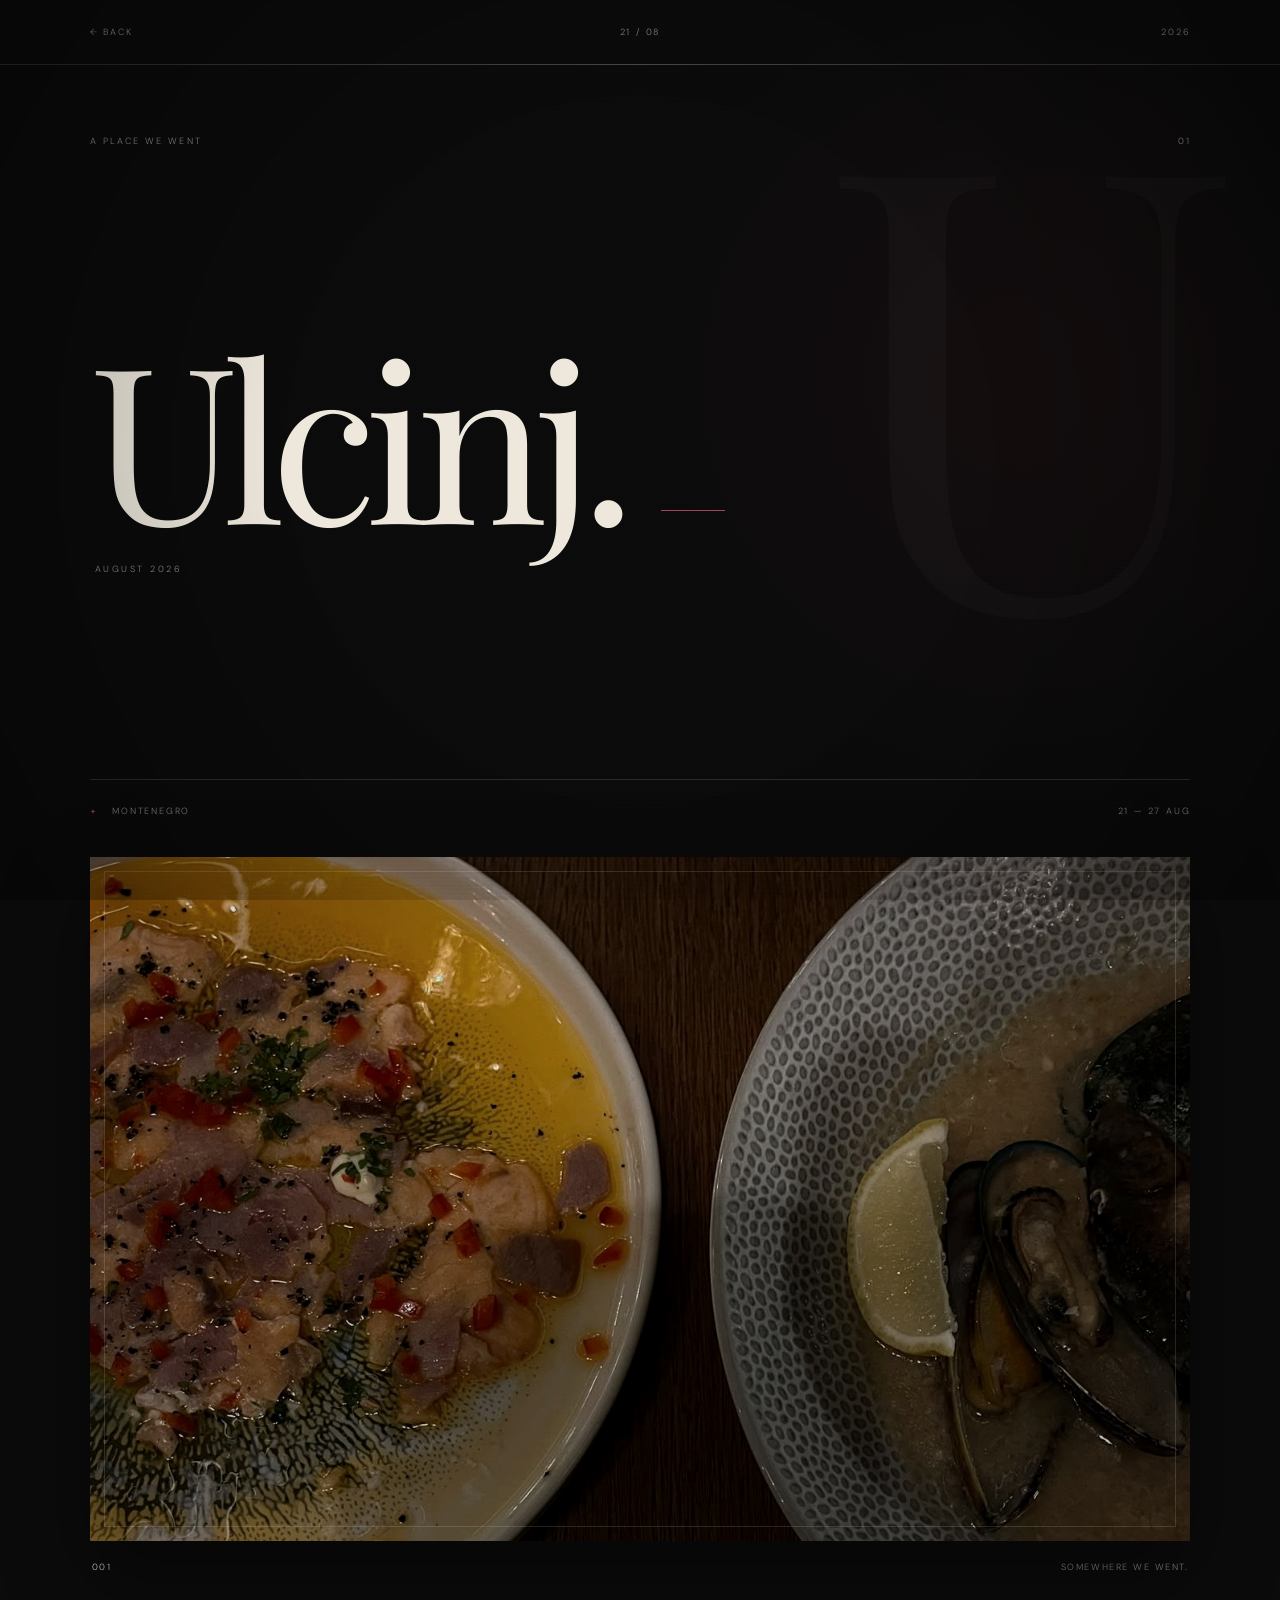
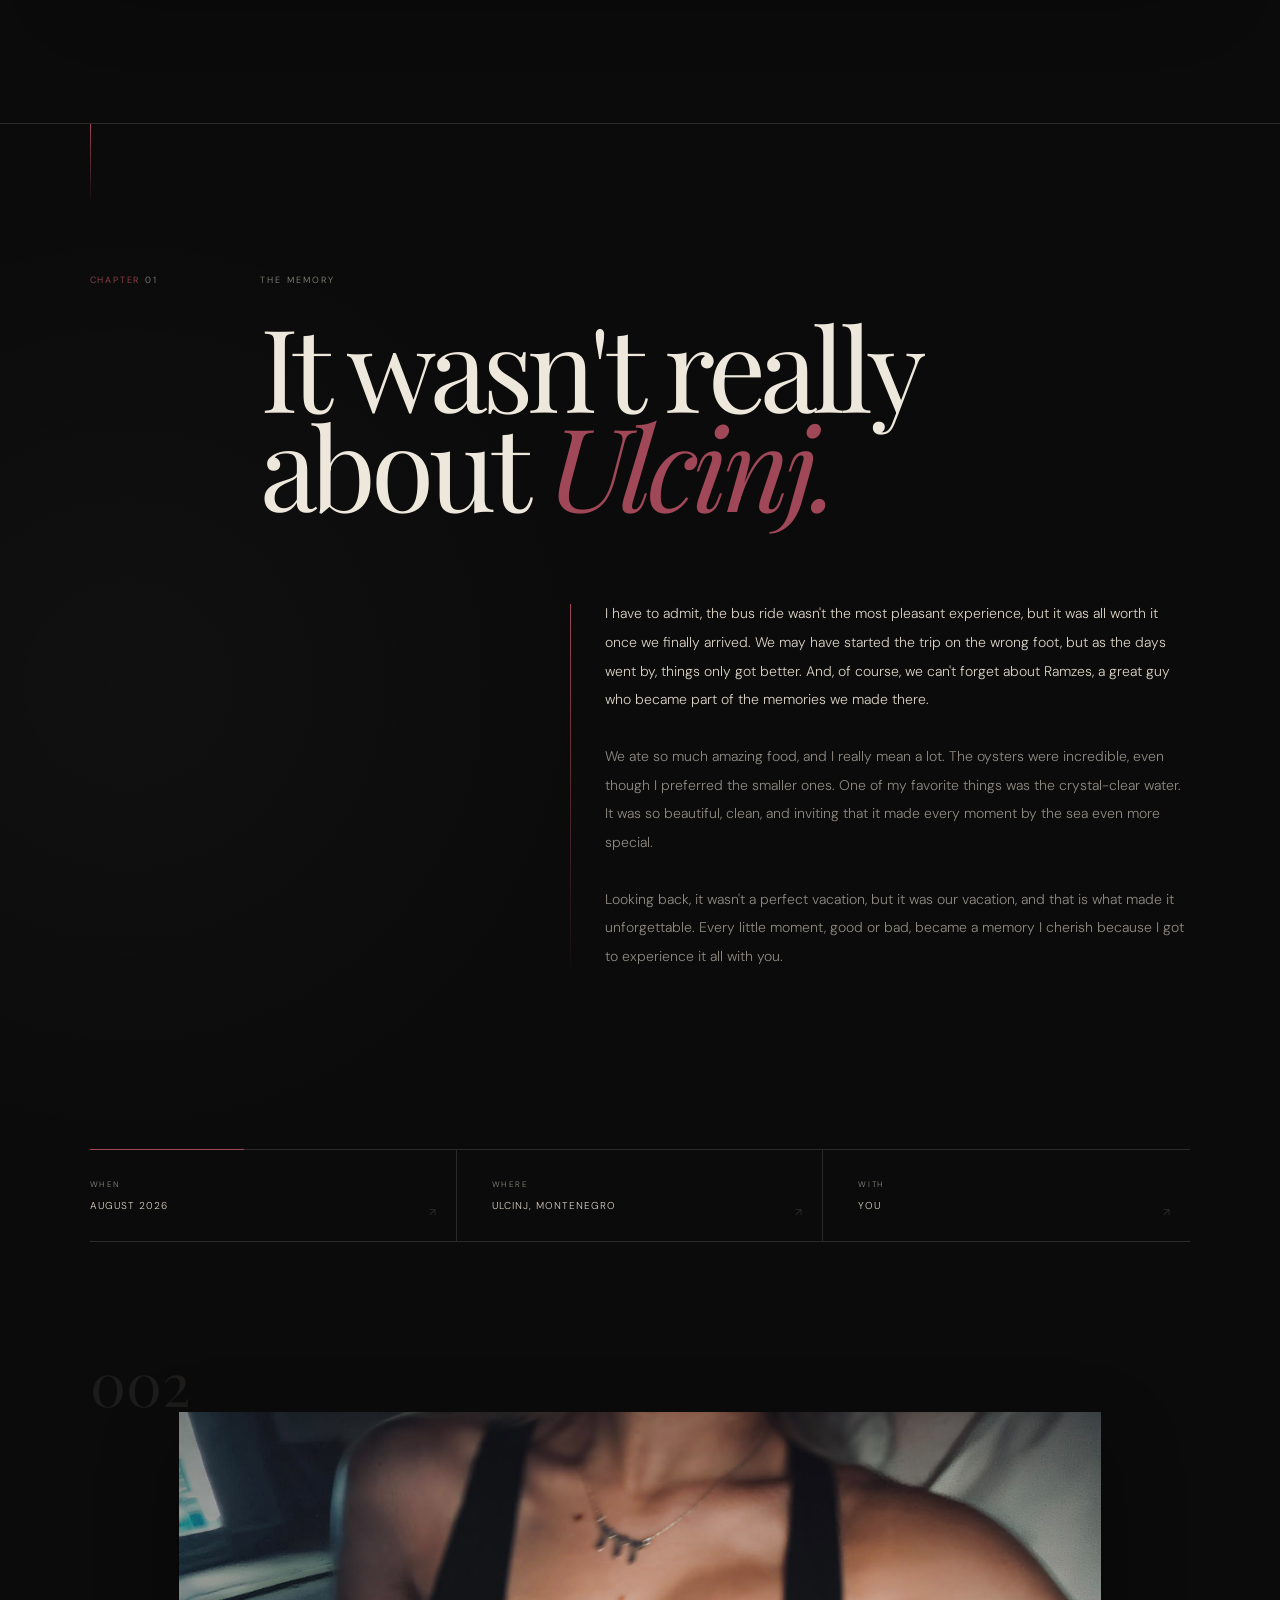
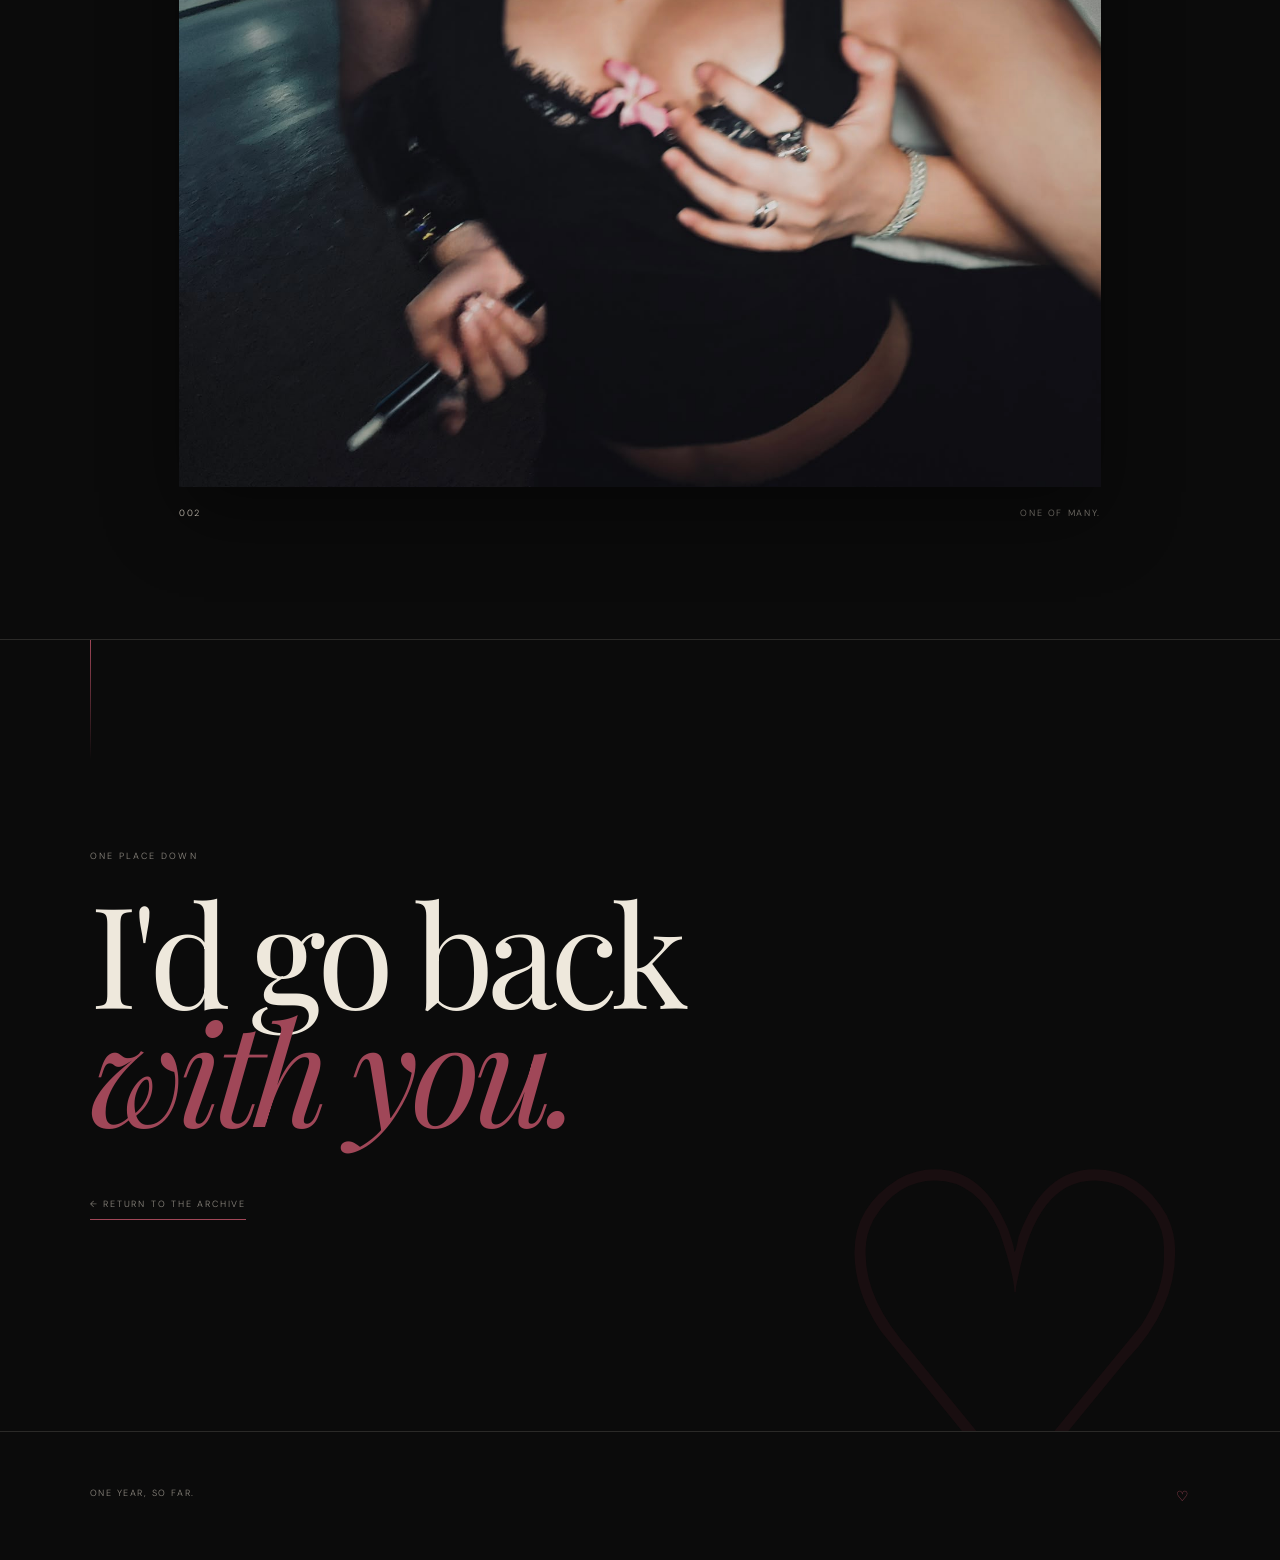
<file: ulcinj.html>
<!DOCTYPE html>
<html lang="en">
<head>
    <meta charset="UTF-8">
    <meta name="viewport" content="width=device-width, initial-scale=1.0">

    <title>Ulcinj — One Year, So Far.</title>

    <link rel="preconnect" href="https://fonts.googleapis.com">
    <link rel="preconnect" href="https://fonts.gstatic.com" crossorigin>

    <link href="https://fonts.googleapis.com/css2?family=DM+Sans:wght@300;400;500&family=Playfair+Display:ital,wght@0,400;0,500;1,400&display=swap" rel="stylesheet">

    <link rel="stylesheet" href="ulcinj.css">
</head>

<body>

    <!-- HEADER -->
    <header class="ulcinj-header">

        <a href="index.html" class="back-link">
            ← BACK
        </a>

        <span>
            21 / 08
        </span>

        <span>
            2026
        </span>

    </header>


    <!-- HERO -->
    <main>

        <section class="ulcinj-hero">

            <div class="ulcinj-hero-top">
                <p class="eyebrow">
                    A PLACE WE WENT
                </p>

                <span>
                    01
                </span>
            </div>

            <div class="ulcinj-hero-title">

                <h1>
                    Ulcinj.
                </h1>

                <p>
                    AUGUST 2026
                </p>

            </div>

            <div class="ulcinj-hero-bottom">

                <span>
                    MONTENEGRO
                </span>

                <span>
                    21 — 27 AUG
                </span>

            </div>

        </section>


        <!-- MAIN PHOTO -->
        <section class="ulcinj-feature">

            <div class="ulcinj-image">
                <img src="image8.jpg" alt="Ulcinj">
            </div>

            <div class="ulcinj-caption">

                <span>
                    001
                </span>

                <p>
                    Somewhere we went.
                </p>

            </div>

        </section>


        <!-- STORY -->
        <section class="ulcinj-story">

            <div class="story-number">
                01
            </div>

            <div class="story-content">

                <p class="eyebrow">
                    THE MEMORY
                </p>

                <h2>
                    It wasn't really<br>
                    about <em>Ulcinj.</em>
                </h2>

                <div class="story-text">

                    <p>
                        I have to admit, the bus ride wasn't the most pleasant experience, but it was all worth it once we finally arrived. We may have started the trip on the wrong foot, but as the days went by, things only got better. And, of course, we can't forget about Ramzes, a great guy who became part of the memories we made there.
                    </p>

                    <p>
                        We ate so much amazing food, and I really mean a lot. The oysters were incredible, even though I preferred the smaller ones. One of my favorite things was the crystal-clear water. It was so beautiful, clean, and inviting that it made every moment by the sea even more special.
                    </p>

                    <p>
                        Looking back, it wasn't a perfect vacation, but it was our vacation, and that is what made it unforgettable. Every little moment, good or bad, became a memory I cherish because I got to experience it all with you.
                    </p>

                </div>

            </div>

        </section>


        <!-- SMALL DETAILS -->
        <section class="ulcinj-details">

            <div class="detail">

                <span class="detail-label">
                    WHEN
                </span>

                <span class="detail-value">
                    AUGUST 2026
                </span>

            </div>

            <div class="detail">

                <span class="detail-label">
                    WHERE
                </span>

                <span class="detail-value">
                    ULCINJ, MONTENEGRO
                </span>

            </div>

            <div class="detail">

                <span class="detail-label">
                    WITH
                </span>

                <span class="detail-value">
                    YOU
                </span>

            </div>

        </section>


        <!-- SECOND PHOTO -->
        <section class="ulcinj-second-photo">

            <img src="image7.jpg" alt="Another memory from Ulcinj">

            <div class="second-photo-caption">
                <span>002</span>
                <span>ONE OF MANY.</span>
            </div>

        </section>


        <!-- CLOSING -->
        <section class="ulcinj-closing">

            <p class="eyebrow">
                ONE PLACE DOWN
            </p>

            <h2>
                I'd go back<br>
                <em>with you.</em>
            </h2>

            <a href="index.html">
                ← RETURN TO THE ARCHIVE
            </a>

        </section>

    </main>


    <!-- FOOTER -->
    <footer class="ulcinj-footer">

        <span>
            ONE YEAR, SO FAR.
        </span>

        <span>
            ♡
        </span>

    </footer>

</body>
</html>
</file>
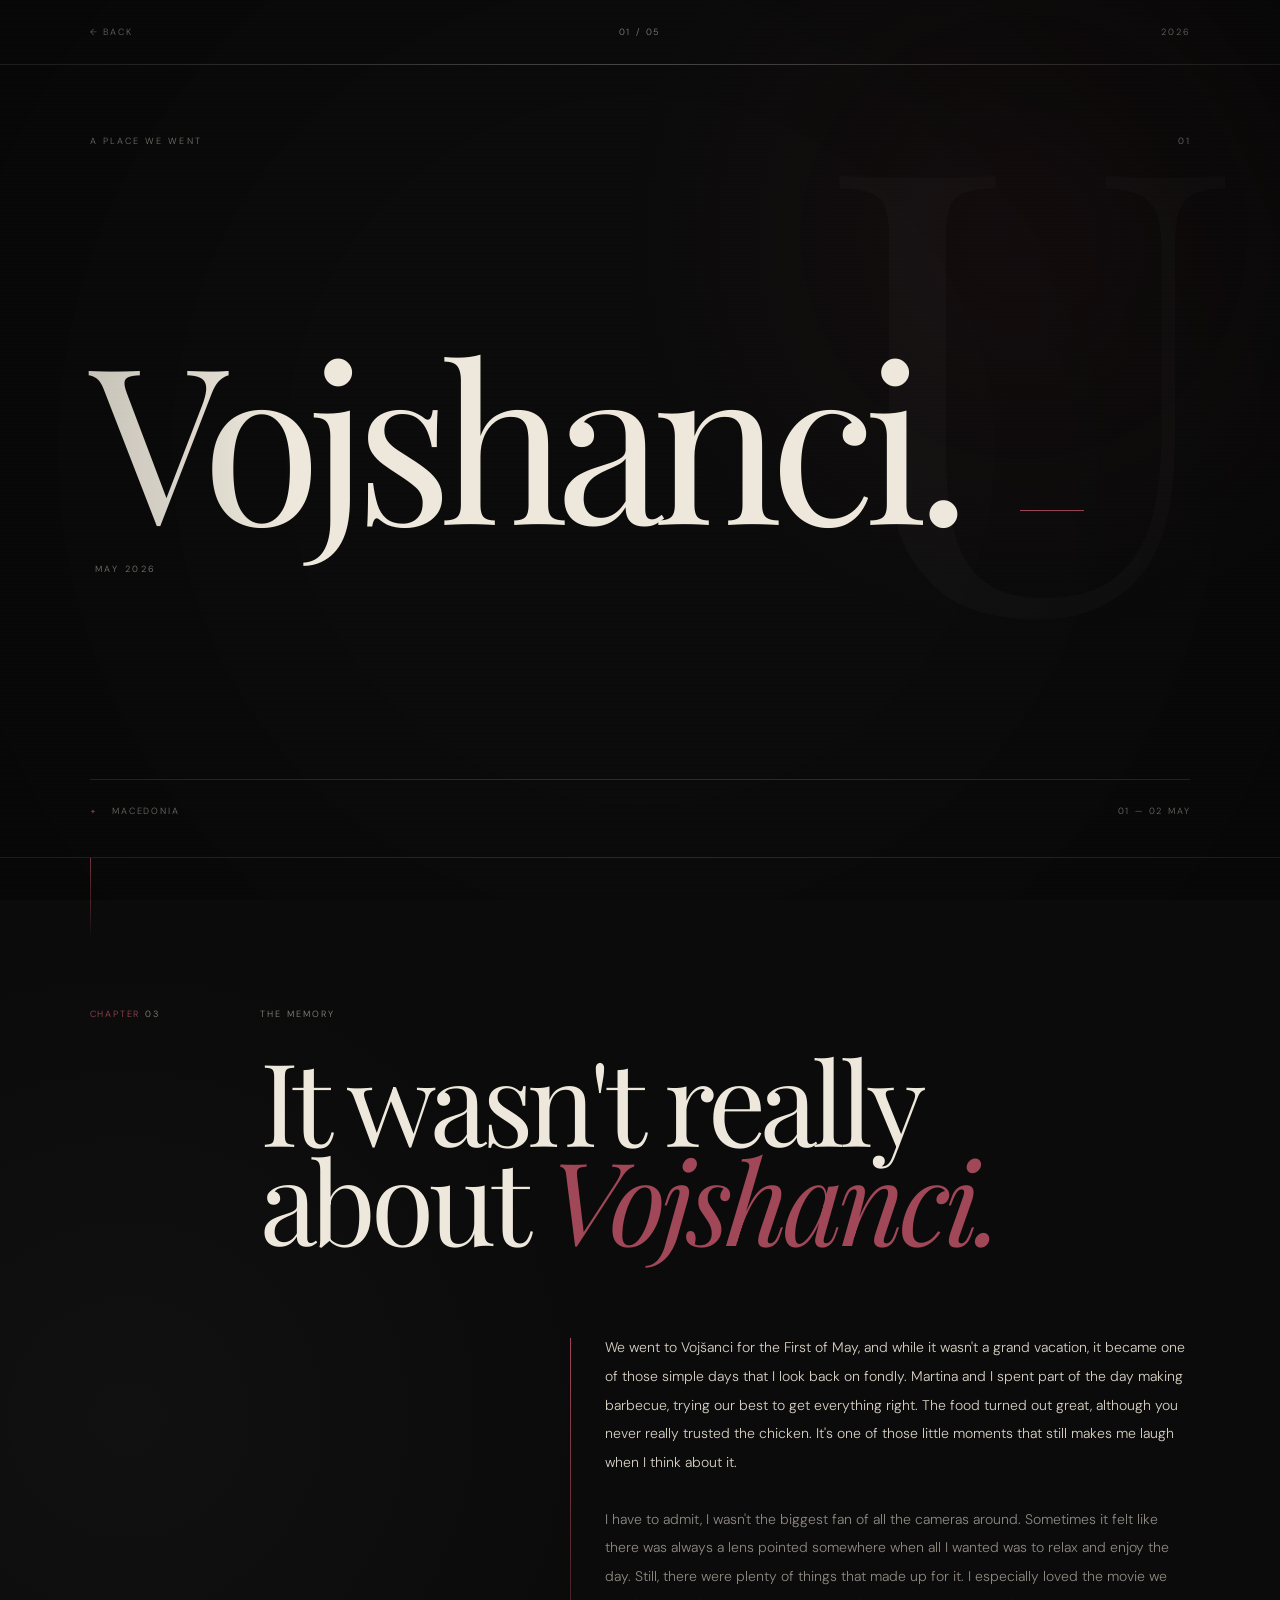
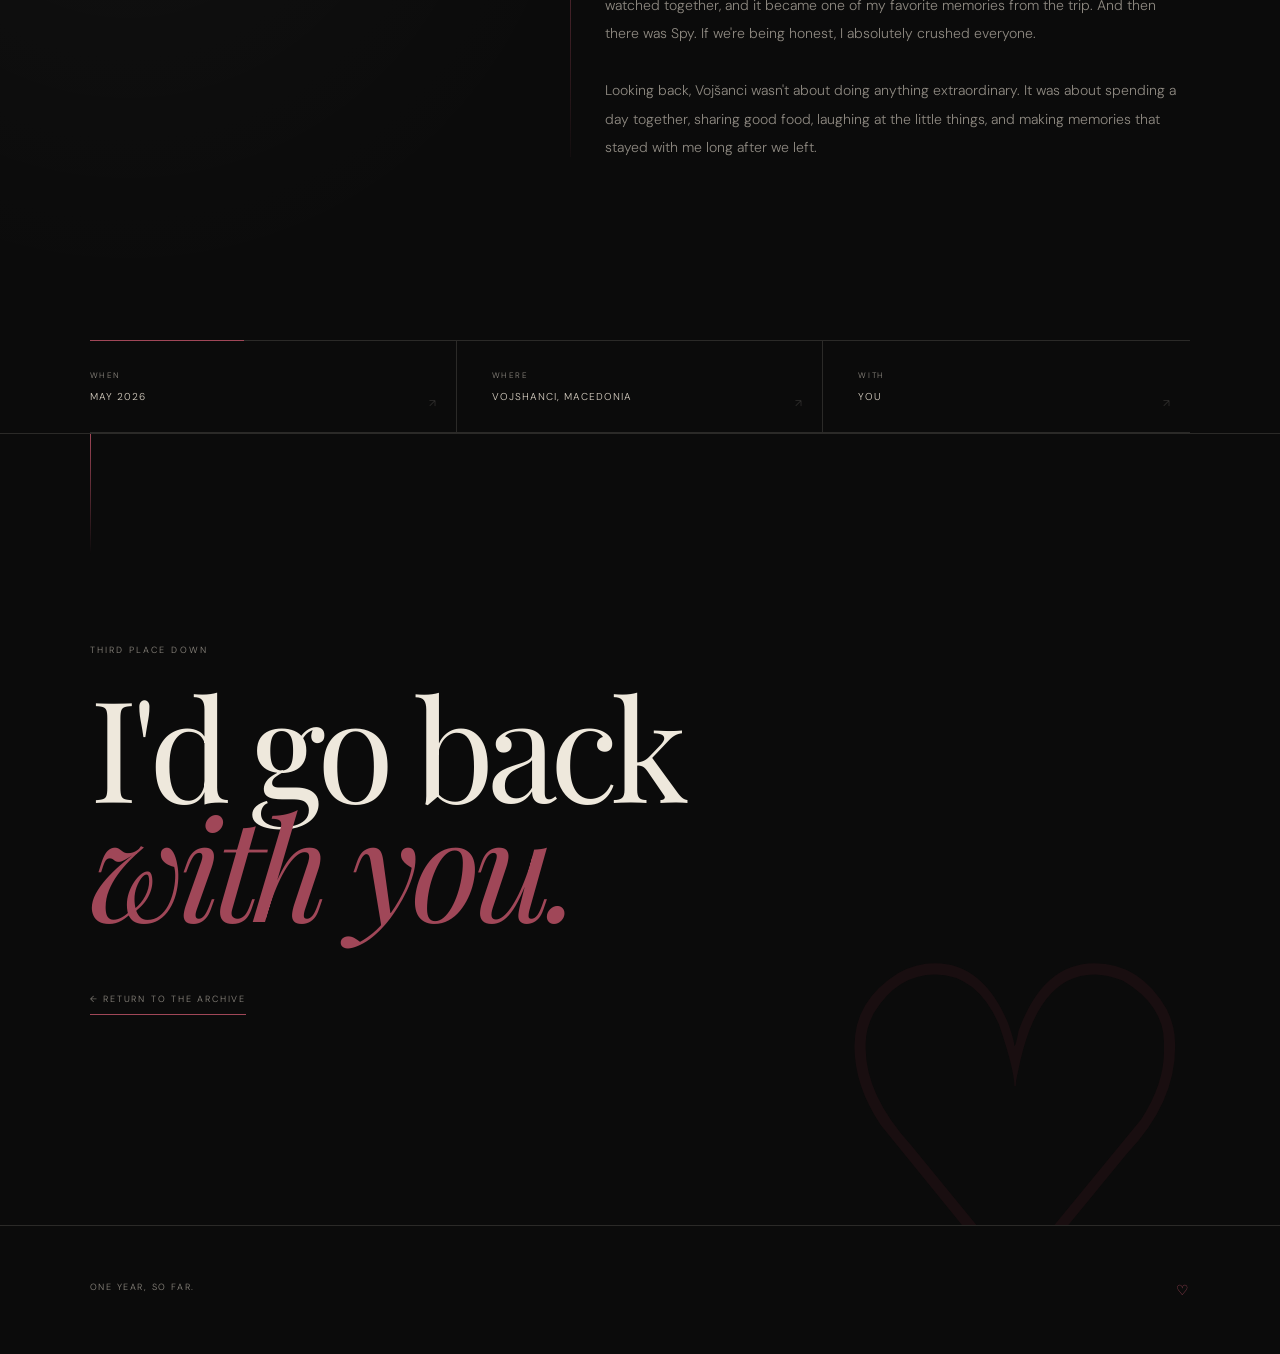
<file: vojshanci.html>
<!DOCTYPE html>
<html lang="en">
<head>
    <meta charset="UTF-8">
    <meta name="viewport" content="width=device-width, initial-scale=1.0">

    <title>Vojshanci — One Year, So Far.</title>

    <link rel="preconnect" href="https://fonts.googleapis.com">
    <link rel="preconnect" href="https://fonts.gstatic.com" crossorigin>

    <link href="https://fonts.googleapis.com/css2?family=DM+Sans:wght@300;400;500&family=Playfair+Display:ital,wght@0,400;0,500;1,400&display=swap" rel="stylesheet">

    <link rel="stylesheet" href="ulcinj.css">
</head>

<body>

    <!-- HEADER -->
    <header class="ulcinj-header">

        <a href="index.html" class="back-link">
            ← BACK
        </a>

        <span>
            01 / 05
        </span>

        <span>
            2026
        </span>

    </header>


    <!-- HERO -->
    <main>

        <section class="ulcinj-hero">

            <div class="ulcinj-hero-top">
                <p class="eyebrow">
                    A PLACE WE WENT
                </p>

                <span>
                    01
                </span>
            </div>

            <div class="ulcinj-hero-title">

                <h1>
                    Vojshanci.
                </h1>

                <p>
                    MAY 2026
                </p>

            </div>

            <div class="ulcinj-hero-bottom">

                <span>
                    MACEDONIA
                </span>

                <span>
                    01 — 02 MAY
                </span>

            </div>

        </section>




        <!-- STORY -->
        <section class="ulcinj-story">

            <div class="story-number">
                03
            </div>

            <div class="story-content">

                <p class="eyebrow">
                    THE MEMORY
                </p>

                <h2>
                    It wasn't really<br>
                    about <em>Vojshanci.</em>
                </h2>

                <div class="story-text">

                    <p>
                        We went to Vojšanci for the First of May, and while it wasn't a grand vacation, it became one of those simple days that I look back on fondly. Martina and I spent part of the day making barbecue, trying our best to get everything right. The food turned out great, although you never really trusted the chicken. It's one of those little moments that still makes me laugh when I think about it.
                    </p>

                    <p>
                        I have to admit, I wasn't the biggest fan of all the cameras around. Sometimes it felt like there was always a lens pointed somewhere when all I wanted was to relax and enjoy the day. Still, there were plenty of things that made up for it. I especially loved the movie we watched together, and it became one of my favorite memories from the trip. And then there was Spy. If we're being honest, I absolutely crushed everyone.
                    </p>

                    <p>
                        Looking back, Vojšanci wasn't about doing anything extraordinary. It was about spending a day together, sharing good food, laughing at the little things, and making memories that stayed with me long after we left.
                    </p>

                </div>

            </div>

        </section>


        <!-- SMALL DETAILS -->
        <section class="ulcinj-details">

            <div class="detail">

                <span class="detail-label">
                    WHEN
                </span>

                <span class="detail-value">
                    MAY 2026
                </span>

            </div>

            <div class="detail">

                <span class="detail-label">
                    WHERE
                </span>

                <span class="detail-value">
                    VOJSHANCI, MACEDONIA
                </span>

            </div>

            <div class="detail">

                <span class="detail-label">
                    WITH
                </span>

                <span class="detail-value">
                    YOU
                </span>

            </div>

        </section>


        
        <!-- CLOSING -->
        <section class="ulcinj-closing">

            <p class="eyebrow">
                THIRD PLACE DOWN
            </p>

            <h2>
                I'd go back<br>
                <em>with you.</em>
            </h2>

            <a href="index.html">
                ← RETURN TO THE ARCHIVE
            </a>

        </section>

    </main>


    <!-- FOOTER -->
    <footer class="ulcinj-footer">

        <span>
            ONE YEAR, SO FAR.
        </span>

        <span>
            ♡
        </span>

    </footer>

</body>
</html>
</file>
<file: style.css>
:root {
    --black: #111111;
    --charcoal: #181818;
    --cream: #eee8dc;
    --muted: #9d978e;
    --burgundy: #651f2b;
    --burgundy-light: #8a3442;
    --border: rgba(238, 232, 220, 0.15);
}

* {
    margin: 0;
    padding: 0;
    box-sizing: border-box;
}

html {
    scroll-behavior: smooth;
}

body {
    background: var(--black);
    color: var(--cream);
    font-family: "DM Sans", sans-serif;
    font-weight: 300;
    overflow-x: hidden;
}

/* =========================================================
   GENERAL
   ========================================================= */

.section {
    padding: 120px 7vw;
    position: relative;
}

.section-number {
    position: absolute;
    top: 45px;
    left: 7vw;
    font-size: 10px;
    letter-spacing: 0.25em;
    color: var(--muted);
}

.eyebrow {
    font-size: 9px;
    letter-spacing: 0.3em;
    color: var(--muted);
    text-transform: uppercase;
}

h1,
h2 {
    font-family: "Playfair Display", serif;
    font-weight: 400;
    line-height: 0.95;
}

h1 em,
h2 em {
    font-style: italic;
}

h2 {
    font-size: clamp(50px, 9vw, 120px);
}

.body-text {
    max-width: 380px;
    margin-top: 35px;
    color: var(--muted);
    line-height: 1.8;
    font-size: 14px;
}

/* =========================================================
   HERO
   ========================================================= */

.hero {
    height: 100svh;
    min-height: 650px;
    padding: 30px 7vw;
    display: flex;
    flex-direction: column;
    justify-content: space-between;
    background:
        radial-gradient(circle at 70% 50%, rgba(101, 31, 43, 0.18), transparent 35%),
        var(--black);
}

.hero-top {
    display: flex;
    justify-content: space-between;
    font-size: 9px;
    letter-spacing: 0.2em;
    color: var(--muted);
}

.hero-content {
    margin-top: auto;
    margin-bottom: auto;
}

.hero-content .eyebrow {
    margin-bottom: 25px;
}

.hero h1 {
    font-size: clamp(70px, 14vw, 190px);
}

.hero-date {
    margin-top: 30px;
    font-size: 9px;
    letter-spacing: 0.25em;
    color: var(--muted);
}

.scroll-indicator {
    display: flex;
    align-items: center;
    gap: 15px;
    font-size: 8px;
    letter-spacing: 0.2em;
    color: var(--muted);
}

.scroll-indicator div {
    width: 45px;
    height: 1px;
    background: var(--burgundy);
}

/* =========================================================
   INTRO
   ========================================================= */

.intro {
    min-height: 90vh;
    display: flex;
    align-items: center;
    justify-content: center;
}

.intro-text {
    width: 100%;
    max-width: 1000px;
}

.intro h2 {
    margin-top: 25px;
}

/* =========================================================
   NUMBERS
   ========================================================= */

.numbers {
    background: var(--cream);
    color: var(--black);
}

.numbers .section-number,
.numbers .eyebrow {
    color: #777168;
}

.number-grid {
    margin-top: 100px;
    display: grid;
    grid-template-columns: repeat(4, 1fr);
    border-top: 1px solid rgba(17, 17, 17, 0.2);
}

.number-item {
    padding: 40px 20px 40px 0;
    border-right: 1px solid rgba(17, 17, 17, 0.2);
}

.number-item:not(:first-child) {
    padding-left: 25px;
}

.number-item:last-child {
    border-right: none;
}

.number-item strong {
    display: block;
    font-family: "Playfair Display", serif;
    font-size: clamp(45px, 6vw, 80px);
    font-weight: 400;
}

.number-item span {
    display: block;
    margin-top: 10px;
    font-size: 8px;
    letter-spacing: 0.25em;
    color: #777168;
}

/* =========================================================
   FEATURE PHOTO
   ========================================================= */

.feature-photo {
    padding: 10vw 7vw;
    background: var(--cream);
    color: var(--black);
}

.image-wrapper {
    width: 100%;
    height: 80vh;
    overflow: hidden;
}

.image-wrapper img {
    width: 100%;
    height: 100%;
    object-fit: cover;
    transition: transform 1.2s ease;
}

.image-wrapper:hover img {
    transform: scale(1.03);
}

.image-caption {
    margin-top: 15px;
    font-size: 9px;
    letter-spacing: 0.15em;
    color: #777168;
}

/* =========================================================
   TIMELINE
   ========================================================= */

.section-heading {
    margin-top: 80px;
}

.timeline-list {
    margin-top: 100px;
}

.timeline-item {
    display: grid;
    grid-template-columns: 160px 1fr;
    max-width: 1000px;
    padding: 80px 0;
    border-top: 1px solid var(--border);
}

.timeline-date {
    display: flex;
    flex-direction: column;
    font-size: 10px;
    letter-spacing: 0.2em;
    color: var(--muted);
}

.timeline-date strong {
    margin-top: 5px;
    font-family: "Playfair Display", serif;
    font-size: 22px;
    font-weight: 400;
    color: var(--cream);
}

.timeline-content {
    max-width: 550px;
}

.timeline-image {
    width: 100%;
    height: 450px;
    overflow: hidden;
}

.timeline-image img {
    width: 100%;
    height: 100%;
    object-fit: cover;
    transition: transform 0.8s ease;
}

.timeline-image:hover img {
    transform: scale(1.04);
}

.timeline-title {
    margin-top: 25px;
    font-family: "Playfair Display", serif;
    font-size: 28px;
}

.timeline-description {
    margin-top: 10px;
    color: var(--muted);
    font-size: 13px;
    line-height: 1.7;
}

/* =========================================================
   MESSAGES
   ========================================================= */

.messages {
    min-height: 100vh;
    background: #151515;
}

.messages h2 {
    margin-top: 30px;
}

.message-stack {
    position: relative;
    height: 600px;
    max-width: 700px;
    margin: 80px auto 0;
}

.message-card {
    position: absolute;
    width: min(65%, 400px);
    padding: 12px;
    background: #ebe6dc;
    box-shadow: 0 30px 70px rgba(0, 0, 0, 0.4);
    transition: transform 0.5s ease;
}

.message-card img {
    width: 100%;
    display: block;
}

.message-card span {
    display: block;
    padding-top: 10px;
    font-size: 8px;
    color: #777168;
}

.message-one {
    left: 5%;
    top: 40px;
    transform: rotate(-4deg);
}

.message-two {
    right: 5%;
    top: 160px;
    transform: rotate(5deg);
}

.message-one:hover {
    transform: rotate(-2deg) translateY(-10px);
}

.message-two:hover {
    transform: rotate(3deg) translateY(-10px);
}

/* =========================================================
   PLACES
   ========================================================= */

.places {
    background: var(--burgundy);
}

.place-list {
    margin-top: 100px;
    border-top: 1px solid rgba(255, 255, 255, 0.25);
}

.place {
    width: 100%;
    display: grid;
    grid-template-columns: 50px 1fr 30px;
    padding: 30px 0;
    background: transparent;
    border: none;
    border-bottom: 1px solid rgba(255, 255, 255, 0.25);
    color: var(--cream);
    text-align: left;
    font-family: "DM Sans", sans-serif;
    font-size: 10px;
    letter-spacing: 0.2em;
    cursor: pointer;
    transition: padding 0.4s ease;
}

.place:hover {
    padding-left: 20px;
    padding-right: 20px;
}

/* =========================================================
   MUSIC
   ========================================================= */

.music {
    background: var(--cream);
    color: var(--black);
}

.music .section-number,
.music .eyebrow {
    color: #777168;
}

.song-list {
    margin-top: 100px;
    border-top: 1px solid rgba(17, 17, 17, 0.2);
}

.song {
    display: grid;
    grid-template-columns: 50px 1fr 30px;
    padding: 25px 0;
    border-bottom: 1px solid rgba(17, 17, 17, 0.2);
    font-size: 10px;
    letter-spacing: 0.15em;
    cursor: pointer;
    transition: padding 0.3s ease;
}

.song:hover {
    padding-left: 15px;
    padding-right: 15px;
}

/* =========================================================
   ENVELOPES
   ========================================================= */

.letters {
    min-height: 100vh;
}

.envelope-grid {
    display: grid;
    grid-template-columns: repeat(3, 1fr);
    gap: 20px;
    max-width: 900px;
    margin: 100px auto 0;
}

.envelope {
    aspect-ratio: 1.5;
    position: relative;
    border: 1px solid var(--border);
    background:
        linear-gradient(
            135deg,
            transparent 49.5%,
            var(--border) 50%,
            transparent 50.5%
        );
    color: var(--cream);
    cursor: pointer;
    transition: transform 0.4s ease, background 0.4s ease;
}

.envelope:hover {
    transform: translateY(-10px);
    background-color: rgba(101, 31, 43, 0.2);
}

.envelope span {
    position: absolute;
    top: 20px;
    left: 20px;
    font-family: "Playfair Display", serif;
    font-size: 30px;
}

.envelope small {
    position: absolute;
    bottom: 20px;
    right: 20px;
    font-size: 7px;
    letter-spacing: 0.2em;
    color: var(--muted);
}

/* =========================================================
   PHOTO ARCHIVE
   ========================================================= */

.photo-archive {
    background: var(--charcoal);
}

.photo-archive > h2 {
    max-width: 900px;
    margin-top: 35px;
    margin-bottom: 100px;
}

.photo-cards {
    display: flex;
    flex-wrap: wrap;
    justify-content: center;
    align-items: flex-start;
    gap: 28px;
    max-width: 1100px;
    margin: 0 auto;
    perspective: 1200px;
}

.photo-card {
    width: 190px;
    height: 255px;
    perspective: 1000px;
    cursor: pointer;
}

.photo-card-inner {
    position: relative;
    width: 100%;
    height: 100%;
    transform-style: preserve-3d;
    transition: transform 0.65s cubic-bezier(0.2, 0.7, 0.2, 1);
}

.photo-card:hover .photo-card-inner {
    transform: rotateY(180deg);
}

.photo-card-front,
.photo-card-back {
    position: absolute;
    inset: 0;
    width: 100%;
    height: 100%;
    backface-visibility: hidden;
    -webkit-backface-visibility: hidden;
}

.photo-card-front {
    background: #e7e0d4;
    padding: 9px;
    color: var(--black);
}

.photo-card-front img {
    display: block;
    width: 100%;
    height: calc(100% - 27px);
    object-fit: cover;
}

.photo-card-front > span {
    display: block;
    padding-top: 8px;
    font-size: 7px;
    letter-spacing: 0.2em;
    color: #777168;
}

.photo-card-back {
    transform: rotateY(180deg);
    padding: 25px 20px;
    display: flex;
    flex-direction: column;
    justify-content: space-between;
    background: var(--cream);
    color: var(--black);
}

.photo-card-back > span {
    font-size: 7px;
    letter-spacing: 0.2em;
    color: #777168;
}

.photo-card-back strong {
    font-family: "Playfair Display", serif;
    font-size: 25px;
    font-weight: 400;
    line-height: 1.05;
}

.photo-card-back p {
    margin: 0;
    font-size: 10px;
    line-height: 1.6;
    color: #68625b;
}

/* Slight imperfect placement */

.photo-card:nth-child(2) {
    transform: translateY(18px) rotate(-1.2deg);
}

.photo-card:nth-child(3) {
    transform: translateY(-8px) rotate(1deg);
}

.photo-card:nth-child(4) {
    transform: translateY(12px) rotate(-0.7deg);
}

.photo-card:nth-child(5) {
    transform: translateY(-12px) rotate(1.3deg);
}

.photo-card:nth-child(6) {
    transform: translateY(15px) rotate(-1deg);
}

/* =========================================================
   FINAL
   ========================================================= */

.final {
    min-height: 100svh;
    display: flex;
    flex-direction: column;
    align-items: center;
    justify-content: center;
    text-align: center;
    background:
        radial-gradient(circle at center, rgba(101, 31, 43, 0.25), transparent 45%),
        var(--black);
}

.final h2 {
    margin-top: 30px;
    font-size: clamp(50px, 9vw, 110px);
}

.final-small {
    margin-top: 20px;
    font-family: "Playfair Display", serif;
    font-style: italic;
    color: var(--muted);
}

.continue-button {
    margin-top: 60px;
    padding: 14px 30px;
    border: 1px solid var(--border);
    background: transparent;
    color: var(--cream);
    font-size: 8px;
    letter-spacing: 0.25em;
    cursor: pointer;
    transition: background 0.4s ease, border-color 0.4s ease;
}

.continue-button:hover {
    background: var(--burgundy);
    border-color: var(--burgundy);
}

/* =========================================================
   FOOTER
   ========================================================= */

footer {
    padding: 30px 7vw;
    display: flex;
    justify-content: space-between;
    font-size: 8px;
    letter-spacing: 0.15em;
    color: var(--muted);
}

/* =========================================================
   THE LITTLE THINGS
   ========================================================= */

.little-things {
    background: var(--black);
    border-top: 1px solid var(--border);
}

.little-things > h2 {
    max-width: 800px;
    margin-top: 35px;
    margin-bottom: 100px;
}

.little-things-list {
    max-width: 900px;
    margin-left: auto;
}

.little-thing {
    display: grid;
    grid-template-columns: 60px 1fr;
    gap: 30px;
    padding: 28px 0;
    border-top: 1px solid var(--border);
    transition: padding-left 0.35s ease;
}

.little-thing:last-child {
    border-bottom: 1px solid var(--border);
}

.little-thing:hover {
    padding-left: 15px;
}

.little-thing > span {
    padding-top: 5px;
    font-size: 9px;
    letter-spacing: 0.25em;
    color: var(--muted);
}

.little-thing p {
    margin: 0;
    max-width: 650px;
    font-family: "Playfair Display", serif;
    font-size: clamp(18px, 2vw, 25px);
    line-height: 1.35;
    color: var(--cream);
}

/* =========================================================
   THE FIRSTS
   ========================================================= */

.firsts {
    background: var(--cream);
    color: var(--black);
}

.firsts .eyebrow {
    color: #777168;
}

.firsts-heading h2 {
    margin-top: 35px;
    max-width: 800px;
}

.firsts-list {
    margin-top: 110px;
    border-top: 1px solid rgba(17, 17, 17, 0.2);
}

.first-item {
    display: grid;
    grid-template-columns: 100px 1fr;
    gap: 40px;
    padding: 35px 0;
    border-bottom: 1px solid rgba(17, 17, 17, 0.2);
    transition: padding-left 0.35s ease;
}

.first-item:hover {
    padding-left: 15px;
}

.first-number {
    font-family: "Playfair Display", serif;
    font-size: 28px;
    font-style: italic;
}

.first-content {
    display: flex;
    flex-direction: column;
}

.first-content > span {
    margin-bottom: 10px;
    font-size: 8px;
    letter-spacing: 0.25em;
    color: #777168;
}

.first-content strong {
    font-family: "Playfair Display", serif;
    font-size: clamp(21px, 2.5vw, 32px);
    font-weight: 400;
    line-height: 1.1;
}

.first-content p {
    margin: 10px 0 0;
    max-width: 550px;
    font-size: 12px;
    line-height: 1.7;
    color: #68625b;
}

/* =========================================================
   CLASSIFIED / HIDDEN FILE
   ========================================================= */

.classified {
    background: #0d0d0d;
    min-height: 70vh;
    display: flex;
    flex-direction: column;
    justify-content: center;
}

.classified h2 {
    margin-top: 35px;
    margin-bottom: 80px;
}

.classified-file {
    max-width: 800px;
    border-top: 1px solid var(--border);
    border-bottom: 1px solid var(--border);
}

.classified-file summary {
    list-style: none;
    cursor: pointer;
    display: flex;
    justify-content: space-between;
    align-items: center;
    padding: 25px 0;
    font-size: 9px;
    letter-spacing: 0.25em;
    color: var(--cream);
}

.classified-file summary::-webkit-details-marker {
    display: none;
}

.classified-file summary span:last-child {
    font-size: 18px;
    font-weight: 300;
    transition: transform 0.3s ease;
}

.classified-file[open] summary span:last-child {
    transform: rotate(45deg);
}

.classified-content {
    padding: 20px 0 60px;
    max-width: 600px;
}

.classified-label {
    display: block;
    margin-bottom: 35px;
    font-size: 8px;
    letter-spacing: 0.25em;
    color: var(--muted);
}

.classified-content p {
    margin: 0 0 20px;
    font-family: "Playfair Display", serif;
    font-size: clamp(19px, 2.5vw, 30px);
    line-height: 1.35;
    color: var(--cream);
}

.classified-content .classified-final {
    margin-top: 50px;
    color: var(--burgundy-light);
    font-style: italic;
}

/* =========================================================
   MOBILE
   ========================================================= */

@media (max-width: 900px) {
    .photo-cards {
        display: grid;
        grid-template-columns: repeat(2, minmax(0, 1fr));
        gap: 28px 20px;
        max-width: 700px;
    }

    .photo-card {
        width: 100%;
        max-width: 190px;
        justify-self: center;
    }
}

@media (max-width: 700px) {
    .section {
        padding: 100px 6vw;
    }

    .section-number {
        left: 6vw;
        top: 35px;
    }

    .hero {
        padding: 25px 6vw;
    }

    .hero h1 {
        font-size: clamp(60px, 18vw, 100px);
    }

    h2 {
        font-size: clamp(50px, 15vw, 80px);
    }

    .body-text {
        font-size: 13px;
    }

    /* NUMBERS */

    .number-grid {
        grid-template-columns: repeat(2, 1fr);
        margin-top: 70px;
    }

    .number-item {
        border-right: none;
        border-bottom: 1px solid rgba(17, 17, 17, 0.2);
        padding: 30px 10px 30px 0 !important;
    }

    .number-item:nth-child(odd) {
        border-right: 1px solid rgba(17, 17, 17, 0.2);
    }

    .number-item strong {
        font-size: 50px;
    }

    /* FEATURE PHOTO */

    .feature-photo {
        padding: 15vw 6vw;
    }

    .image-wrapper {
        height: 65vh;
    }

    /* TIMELINE */

    .timeline-list {
        margin-top: 60px;
    }

    .timeline-item {
        display: block;
        padding: 60px 0;
    }

    .timeline-date {
        margin-bottom: 25px;
        flex-direction: row;
        gap: 8px;
    }

    .timeline-date strong {
        font-size: 16px;
    }

    .timeline-image {
        height: 400px;
    }

    /* MESSAGES */

    .message-stack {
        height: 520px;
        margin-top: 60px;
    }

    .message-card {
        width: 75%;
    }

    .message-one {
        left: 0;
    }

    .message-two {
        right: 0;
        top: 150px;
    }

    /* PLACES */

    .place-list {
        margin-top: 60px;
    }

    /* MUSIC */

    .song-list {
        margin-top: 60px;
    }

    /* ENVELOPES */

    .envelope-grid {
        grid-template-columns: 1fr;
        max-width: 400px;
        margin-top: 60px;
    }

    .envelope {
        width: 100%;
    }

    /* PHOTO ARCHIVE */

    .photo-archive > h2 {
        margin-bottom: 65px;
    }

    .photo-cards {
        display: grid;
        grid-template-columns: repeat(2, minmax(0, 1fr));
        gap: 18px 12px;
        max-width: none;
    }

    .photo-card {
        width: 100%;
        max-width: none;
        height: 240px;
    }

    .photo-card:nth-child(1) {
        transform: none;
    }

    .photo-card:nth-child(2) {
        transform: translateY(12px) rotate(-1deg);
    }

    .photo-card:nth-child(3) {
        transform: translateY(-5px) rotate(1deg);
    }

    .photo-card:nth-child(4) {
        transform: translateY(8px) rotate(-1deg);
    }

    .photo-card:nth-child(5) {
        transform: translateY(-5px) rotate(1deg);
    }

    .photo-card:nth-child(6) {
        transform: translateY(10px) rotate(-1deg);
    }

    /* LITTLE THINGS */

    .little-things > h2 {
        margin-bottom: 65px;
    }

    .little-thing {
        grid-template-columns: 35px 1fr;
        gap: 15px;
        padding: 23px 0;
    }

    .little-thing p {
        font-size: 18px;
    }

    /* FIRSTS */

    .firsts-list {
        margin-top: 65px;
    }

    .first-item {
        grid-template-columns: 45px 1fr;
        gap: 15px;
        padding: 28px 0;
    }

    .first-number {
        font-size: 21px;
    }

    .first-content strong {
        font-size: 23px;
    }

    /* CLASSIFIED */

    .classified {
        min-height: 75vh;
    }

    .classified h2 {
        margin-bottom: 60px;
    }

    .classified-content {
        padding-bottom: 45px;
    }

    /* FOOTER */

    footer {
        padding: 25px 6vw;
    }
}

@media (max-width: 600px) {
    .photo-card-back {
        padding: 20px 15px;
    }

    .photo-card-back strong {
        font-size: 21px;
    }

    .photo-card-back p {
        font-size: 9px;
    }

    .song-link {
    display: grid;
    grid-template-columns: auto 1fr auto;
    align-items: center;
    gap: 25px;
    width: 100%;
    color: inherit;
    text-decoration: none;
    cursor: pointer;
    transition: opacity 0.3s ease;
}

.song-link:hover {
    opacity: 0.65;
}
}
</file>
<file: ulcinj.css>
@import url('https://fonts.googleapis.com/css2?family=DM+Sans:wght@300;400;500&family=Playfair+Display:ital,wght@0,400;0,500;1,400&display=swap');

:root {
    --black: #0b0b0b;
    --charcoal: #141414;
    --charcoal-2: #1b1b1b;
    --cream: #eee8dc;
    --cream-soft: #d9d1c4;
    --muted: #8e8981;
    --burgundy: #651f2b;
    --burgundy-light: #a04758;
    --border: rgba(238, 232, 220, 0.14);
    --shadow: rgba(0, 0, 0, 0.45);
    --ease: cubic-bezier(.22, 1, .36, 1);
}

* { margin: 0; padding: 0; box-sizing: border-box; }
html { scroll-behavior: smooth; background: var(--black); }
body {
    position: relative; min-height: 100vh; overflow-x: hidden;
    background:
        radial-gradient(circle at 80% 8%, rgba(101,31,43,.10), transparent 25rem),
        radial-gradient(circle at 10% 48%, rgba(255,255,255,.025), transparent 30rem),
        var(--black);
    color: var(--cream); font-family: "DM Sans", sans-serif; font-weight: 300;
    -webkit-font-smoothing: antialiased;
}
body::before {
    content: ""; position: fixed; inset: 0; z-index: 20; pointer-events: none;
    opacity: .035;
    background-image: repeating-linear-gradient(0deg, rgba(255,255,255,.5) 0 1px, transparent 1px 4px);
    mix-blend-mode: overlay;
}
body::after {
    content: ""; position: fixed; inset: 0; z-index: 19; pointer-events: none;
    background: radial-gradient(circle at center, transparent 45%, rgba(0,0,0,.34) 100%);
}
a { color: inherit; text-decoration: none; }
img { display: block; width: 100%; }
::selection { background: var(--burgundy-light); color: var(--cream); }

/* HEADER */
.ulcinj-header {
    position: relative; z-index: 5; padding: 26px 7vw;
    display: grid; grid-template-columns: 1fr auto 1fr; align-items: center;
    border-bottom: 1px solid var(--border); color: var(--muted);
    font-size: 9px; letter-spacing: .2em; text-transform: uppercase;
}
.ulcinj-header::after {
    content: ""; position: absolute; left: 7vw; right: 7vw; bottom: -1px; height: 1px;
    background: linear-gradient(90deg, transparent, rgba(238,232,220,.28), transparent); opacity: .55;
}
.ulcinj-header > span:last-child { justify-self: end; }
.back-link { position: relative; width: fit-content; transition: color .4s var(--ease); }
.back-link::after {
    content: ""; position: absolute; left: 0; right: 100%; bottom: -6px; height: 1px;
    background: var(--cream); transition: right .5s var(--ease);
}
.back-link:hover { color: var(--cream); }
.back-link:hover::after { right: 0; }

/* HERO */
.ulcinj-hero {
    position: relative; min-height: 88vh; padding: 70px 7vw 40px;
    display: flex; flex-direction: column; justify-content: space-between; isolation: isolate;
}
.ulcinj-hero::before {
    content: "U"; position: absolute; z-index: -1; right: 3vw; top: 5vh;
    color: rgba(238,232,220,.018); font-family: "Playfair Display", serif;
    font-size: min(48vw,650px); line-height: .8; pointer-events: none;
}
.ulcinj-hero-top { display: flex; justify-content: space-between; align-items: center; }
.eyebrow { color: var(--muted); font-size: 9px; letter-spacing: .23em; text-transform: uppercase; }
.ulcinj-hero-top > span { color: var(--muted); font-size: 9px; letter-spacing: .2em; }
.ulcinj-hero-title { position: relative; margin-top: auto; margin-bottom: auto; }
.ulcinj-hero-title h1 {
    position: relative; width: max-content; max-width: 100%;
    font-family: "Playfair Display", serif; font-size: clamp(90px,17vw,230px);
    font-weight: 400; line-height: .78; letter-spacing: -.055em;
}
.ulcinj-hero-title h1::after {
    content: ""; position: absolute; width: clamp(35px,5vw,75px); height: 1px;
    right: -7%; bottom: 6%; background: var(--burgundy-light); transform: translateX(100%);
}
.ulcinj-hero-title p { margin-top: 42px; padding-left: 5px; color: var(--muted); font-size: 9px; letter-spacing: .28em; }
.ulcinj-hero-bottom {
    padding-top: 25px; display: flex; justify-content: space-between;
    border-top: 1px solid var(--border); color: var(--muted); font-size: 9px; letter-spacing: .2em;
}
.ulcinj-hero-bottom span:first-child::before { content: "✦"; margin-right: 10px; color: var(--burgundy-light); font-size: 7px; }

/* FEATURE */
.ulcinj-feature { position: relative; padding: 0 7vw 150px; }
.ulcinj-image {
    position: relative; height: 76vh; min-height: 520px; overflow: hidden;
    background: var(--charcoal); box-shadow: 0 35px 80px var(--shadow);
}
.ulcinj-image::before {
    content: ""; position: absolute; inset: 0; z-index: 1; pointer-events: none;
    background: linear-gradient(180deg,rgba(0,0,0,.12),transparent 30%,rgba(0,0,0,.18)),
                linear-gradient(90deg,rgba(0,0,0,.12),transparent 25%,transparent 75%,rgba(0,0,0,.12));
    mix-blend-mode: multiply;
}
.ulcinj-image::after {
    content: ""; position: absolute; z-index: 2; inset: 14px;
    border: 1px solid rgba(255,255,255,.13); pointer-events: none;
}
.ulcinj-image img {
    height: 100%; object-fit: cover; filter: saturate(.88) contrast(1.04); transform: scale(1.015);
    transition: transform 1.5s var(--ease), filter 1.5s ease;
}
.ulcinj-image:hover img { transform: scale(1.045); filter: saturate(1) contrast(1.06); }
.ulcinj-caption {
    max-width: 1400px; margin: 20px auto 0; padding: 0 2px;
    display: flex; justify-content: space-between; color: var(--muted);
    font-size: 9px; letter-spacing: .17em; text-transform: uppercase;
}
.ulcinj-caption span:first-child { color: var(--cream-soft); }

/* STORY */
.ulcinj-story {
    position: relative; padding: 150px 7vw; display: grid;
    grid-template-columns: 120px 1fr; gap: 50px; border-top: 1px solid var(--border);
}
.ulcinj-story::before {
    content: ""; position: absolute; top: 0; left: 7vw; width: 1px; height: 80px;
    background: linear-gradient(var(--burgundy-light), transparent);
}
.story-number { color: var(--muted); font-size: 9px; letter-spacing: .2em; }
.story-number::before { content: "CHAPTER "; color: var(--burgundy-light); }
.story-content { max-width: 1100px; }
.story-content h2 {
    margin-top: 30px; font-family: "Playfair Display", serif;
    font-size: clamp(60px,9vw,125px); font-weight: 400; line-height: .86; letter-spacing: -.045em;
}
.story-content h2 em { color: var(--burgundy-light); font-weight: 400; }
.story-text { position: relative; max-width: 620px; margin-top: 85px; margin-left: auto; padding-left: 35px; }
.story-text::before {
    content: ""; position: absolute; left: 0; top: 5px; bottom: 5px; width: 1px;
    background: linear-gradient(var(--burgundy-light), rgba(160,71,88,.05));
}
.story-text p { margin-bottom: 28px; color: var(--muted); font-size: 14px; line-height: 2.05; }
.story-text p:first-child { color: var(--cream-soft); }

/* DETAILS */
.ulcinj-details {
    position: relative; margin: 0 7vw; display: grid; grid-template-columns: repeat(3,1fr);
    border-top: 1px solid var(--border); border-bottom: 1px solid var(--border);
}
.ulcinj-details::before {
    content: ""; position: absolute; top: -1px; left: 0; width: 14%; height: 1px; background: var(--burgundy-light);
}
.detail {
    position: relative; padding: 29px 0; display: flex; flex-direction: column; gap: 10px;
    border-right: 1px solid var(--border);
}
.detail:not(:first-child) { padding-left: 35px; }
.detail:last-child { border-right: none; }
.detail-label { color: var(--muted); font-size: 8px; letter-spacing: .2em; }
.detail-value { color: var(--cream-soft); font-size: 10px; letter-spacing: .1em; }
.detail::after {
    content: "↗"; position: absolute; right: 20px; bottom: 22px; color: rgba(238,232,220,.18);
    font-size: 11px; transition: color .3s ease, transform .3s var(--ease);
}
.detail:hover::after { color: var(--burgundy-light); transform: translate(2px,-2px); }

/* SECOND PHOTO */
.ulcinj-second-photo { position: relative; padding: 170px 14vw 120px; }
.ulcinj-second-photo::before {
    content: "002"; position: absolute; top: 110px; left: 7vw; color: rgba(238,232,220,.08);
    font-family: "Playfair Display", serif; font-size: 60px; line-height: 1;
}
.ulcinj-second-photo img {
    position: relative; width: 100%; max-height: 75vh; object-fit: cover;
    filter: saturate(.82); box-shadow: 0 30px 70px rgba(0,0,0,.4);
    transition: filter .8s ease, transform 1s var(--ease);
}
.ulcinj-second-photo img:hover { filter: saturate(1); transform: translateY(-5px); }
.second-photo-caption {
    margin-top: 20px; display: flex; justify-content: space-between; color: var(--muted);
    font-size: 9px; letter-spacing: .18em;
}
.second-photo-caption span:first-child { color: var(--cream-soft); }

/* CLOSING */
.ulcinj-closing {
    position: relative; min-height: 88vh; padding: 140px 7vw;
    display: flex; flex-direction: column; justify-content: center;
    border-top: 1px solid var(--border); overflow: hidden;
}
.ulcinj-closing::before {
    content: "♡"; position: absolute; right: 5vw; bottom: -8vw; color: rgba(101,31,43,.16);
    font-family: "Playfair Display", serif; font-size: min(35vw,500px); line-height: 1; pointer-events: none;
}
.ulcinj-closing::after {
    content: ""; position: absolute; left: 7vw; top: 0; width: 1px; height: 120px;
    background: linear-gradient(var(--burgundy-light),transparent);
}
.ulcinj-closing h2 {
    position: relative; z-index: 1; margin-top: 30px; font-family: "Playfair Display", serif;
    font-size: clamp(65px,11vw,155px); font-weight: 400; line-height: .84; letter-spacing: -.05em;
}
.ulcinj-closing h2 em { color: var(--burgundy-light); font-weight: 400; }
.ulcinj-closing a {
    position: relative; z-index: 1; width: fit-content; margin-top: 70px; padding: 0 0 9px;
    border-bottom: 1px solid var(--burgundy-light); color: var(--muted); font-size: 9px; letter-spacing: .2em;
    transition: color .3s ease, border-color .3s ease, padding .4s var(--ease);
}
.ulcinj-closing a:hover { padding-right: 12px; color: var(--cream); border-color: var(--cream); }

/* FOOTER */
.ulcinj-footer {
    position: relative; padding: 55px 7vw; display: flex; justify-content: space-between;
    border-top: 1px solid var(--border); color: var(--muted); font-size: 9px;
    letter-spacing: .17em; text-transform: uppercase;
}
.ulcinj-footer span:last-child { color: var(--burgundy-light); font-size: 14px; }

/* ENTRANCE */
@keyframes revealUp {
    from { opacity: 0; transform: translateY(25px); }
    to { opacity: 1; transform: translateY(0); }
}
.ulcinj-hero-top,.ulcinj-hero-title,.ulcinj-hero-bottom { animation: revealUp 1s var(--ease) both; }
.ulcinj-hero-title { animation-delay: .12s; }
.ulcinj-hero-bottom { animation-delay: .24s; }

/* MOBILE */
@media (max-width:700px) {
    body::before, body::after { opacity: .02; }
    .ulcinj-header { padding: 23px 6vw; font-size: 8px; grid-template-columns: 1fr 1fr; }
    .ulcinj-header > span:nth-child(2) { display: none; }
    .ulcinj-header > span:last-child { justify-self: end; }
    .ulcinj-hero { min-height: 72vh; padding: 55px 6vw 30px; }
    .ulcinj-hero::before { right: -12vw; top: 12vh; font-size: 75vw; }
    .ulcinj-hero-title h1 { font-size: clamp(75px,22vw,140px); line-height: .8; letter-spacing: -.06em; }
    .ulcinj-hero-title h1::after { display: none; }
    .ulcinj-hero-title p { margin-top: 27px; font-size: 8px; }
    .ulcinj-hero-bottom { font-size: 8px; }
    .ulcinj-feature { padding: 0 6vw 90px; }
    .ulcinj-image { height: 62vh; min-height: 390px; }
    .ulcinj-image::after { inset: 9px; }
    .ulcinj-caption { font-size: 7px; }
    .ulcinj-story { padding: 95px 6vw; display: block; }
    .ulcinj-story::before { left: 6vw; height: 60px; }
    .story-number { margin-bottom: 45px; }
    .story-content h2 { font-size: clamp(54px,16vw,95px); }
    .story-text { margin-top: 58px; padding-left: 22px; }
    .story-text p { font-size: 13px; line-height: 1.9; }
    .ulcinj-details { margin: 0 6vw; grid-template-columns: 1fr; }
    .detail { padding: 21px 0; border-right: none; border-bottom: 1px solid var(--border); }
    .detail:not(:first-child) { padding-left: 0; }
    .detail:last-child { border-bottom: none; }
    .detail::after { right: 5px; }
    .ulcinj-second-photo { padding: 100px 6vw 80px; }
    .ulcinj-second-photo::before { top: 65px; left: 6vw; font-size: 45px; }
    .ulcinj-second-photo img { max-height: 62vh; }
    .ulcinj-closing { min-height: 70vh; padding: 100px 6vw; }
    .ulcinj-closing::after { left: 6vw; height: 75px; }
    .ulcinj-closing h2 { font-size: clamp(54px,16vw,100px); }
    .ulcinj-closing::before { right: -15vw; bottom: -5vw; font-size: 55vw; }
    .ulcinj-closing a { margin-top: 50px; font-size: 8px; }
    .ulcinj-footer { padding: 42px 6vw; font-size: 8px; }
}

@media (prefers-reduced-motion:reduce) {
    html { scroll-behavior: auto; }
    *,*::before,*::after { animation-duration:.01ms!important; animation-iteration-count:1!important; transition-duration:.01ms!important; }
}
</file>
